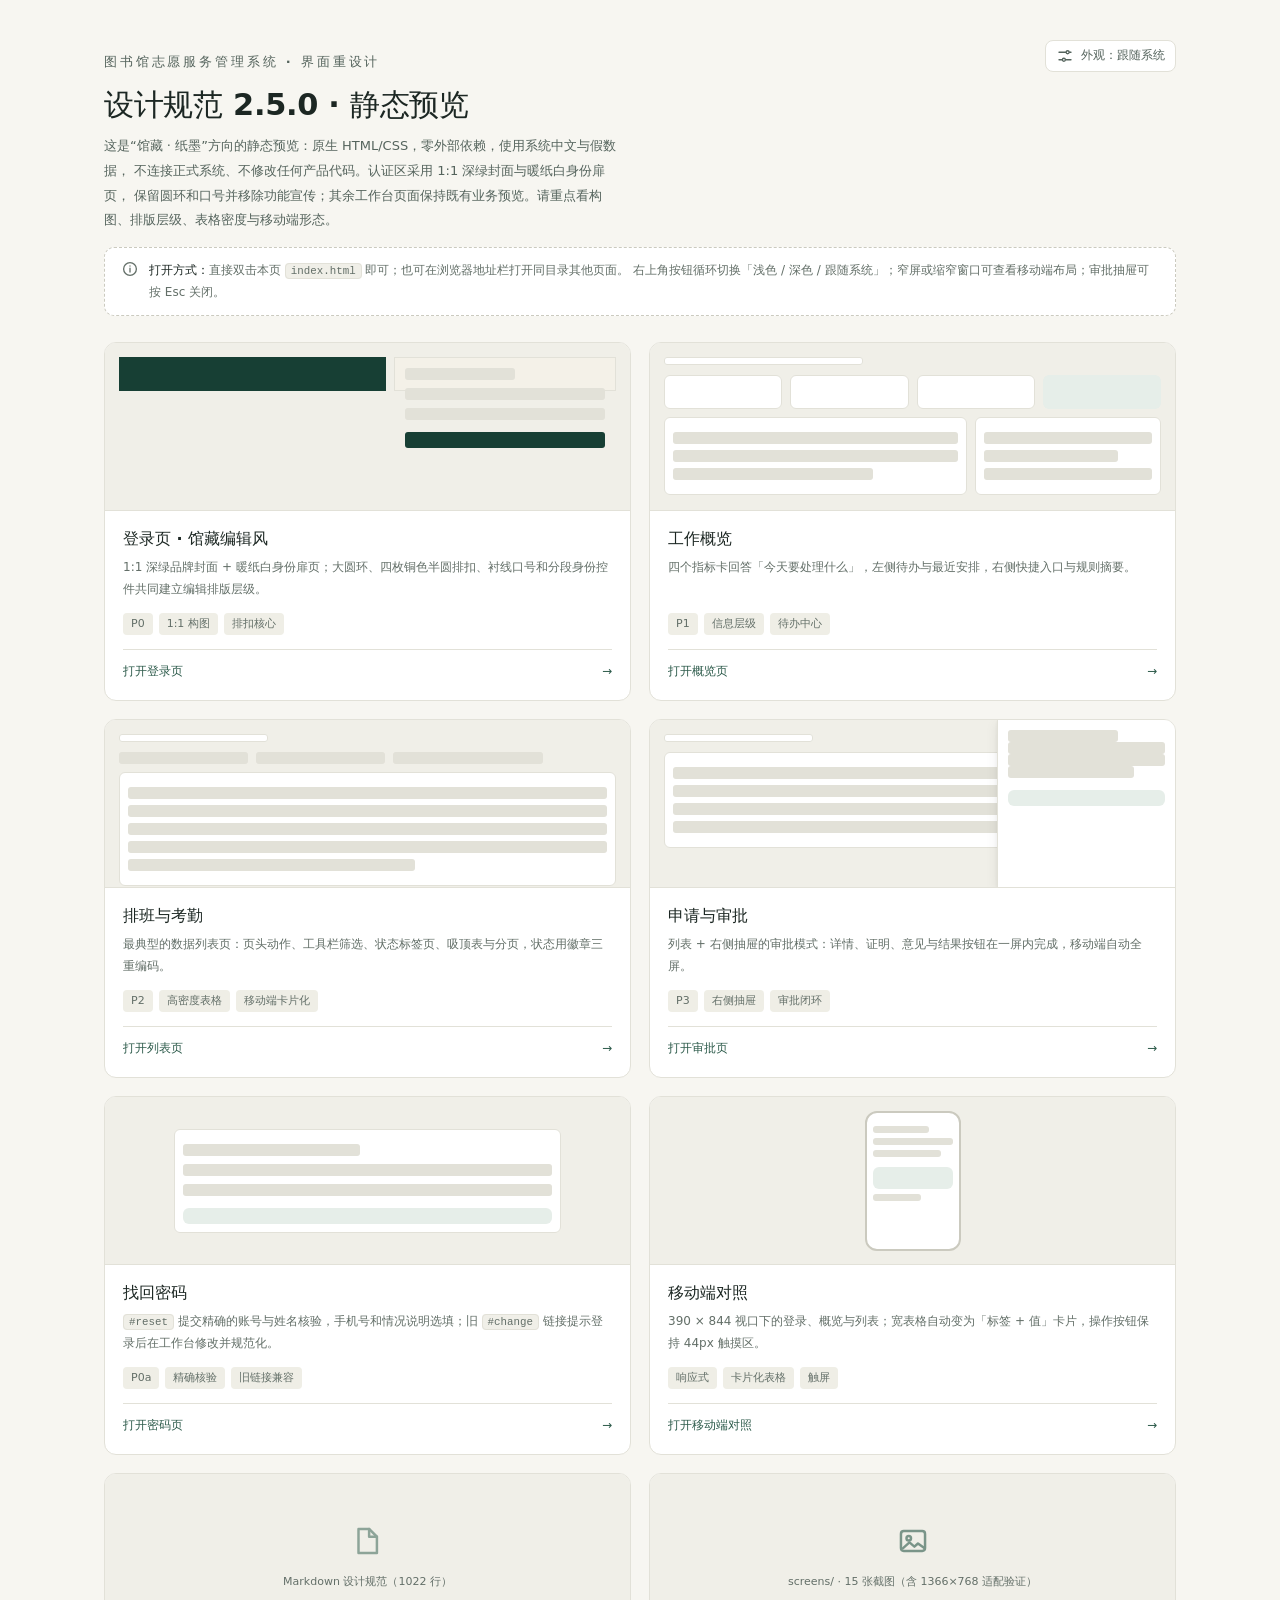
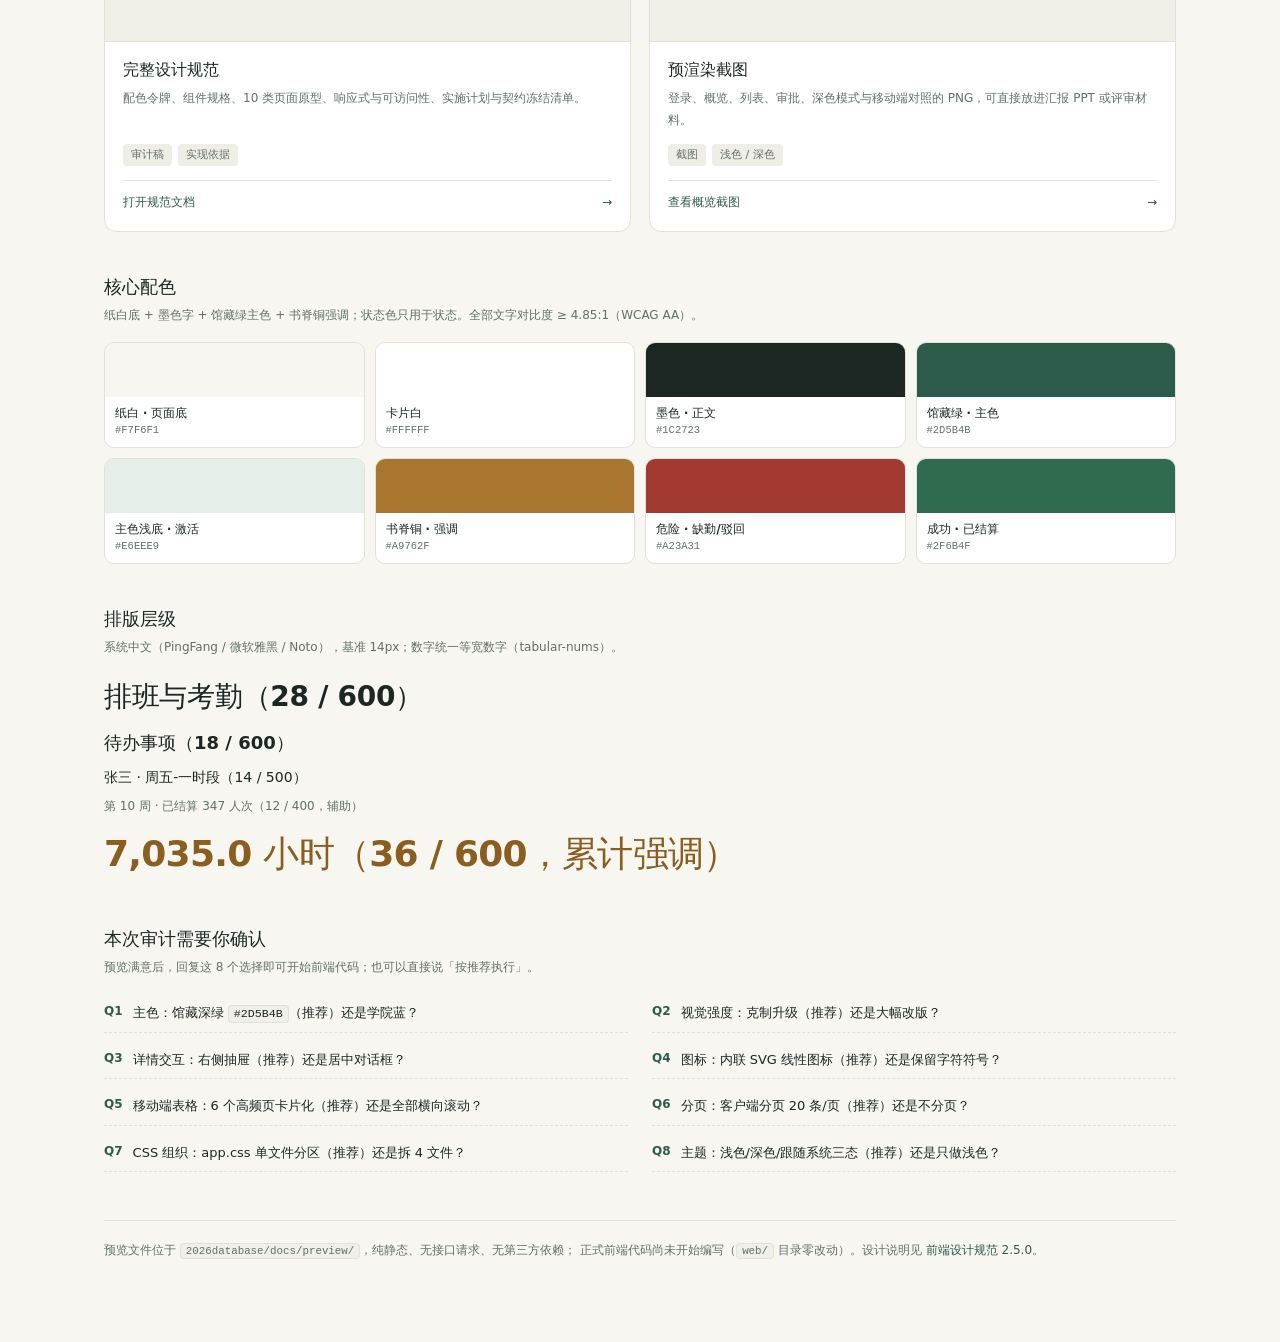
<file: docs/preview/index.html>
<!doctype html>
<html lang="zh-CN" data-theme="light">
<head>
<meta charset="utf-8">
<meta name="viewport" content="width=device-width,initial-scale=1">
<meta name="color-scheme" content="light dark">
<title>前端设计规范 2.5.0 · 静态预览</title>
<link rel="stylesheet" href="preview.css">
<style>
  /* 仅预览目录页使用，不属于产品组件 */
  .gallery {
    max-width: 1120px;
    margin: 0 auto;
    padding: 40px 24px 80px;
  }
  .gallery-head {
    display: flex;
    align-items: flex-start;
    justify-content: space-between;
    gap: 24px;
    margin-bottom: 14px;
  }
  .gallery-head h1 {
    font-size: 1.9rem;
  }
  .gallery-head p {
    margin-top: 10px;
    max-width: 62ch;
    color: var(--text-2);
    font-size: var(--fs-13);
    line-height: 1.9;
  }
  .gallery-head .eyebrow {
    margin-bottom: 10px;
  }
  .gallery-grid {
    display: grid;
    grid-template-columns: repeat(2, minmax(0, 1fr));
    gap: 18px;
    margin: 26px 0 10px;
  }
  .preview-card {
    display: flex;
    flex-direction: column;
    overflow: hidden;
    background: var(--surface);
    border: 1px solid var(--border);
    border-radius: 12px;
    color: var(--text);
    text-decoration: none;
  }
  .preview-card:hover {
    text-decoration: none;
    border-color: var(--border-strong);
    box-shadow: var(--shadow-2);
  }
  .preview-card:hover h3 {
    color: var(--primary);
  }
  .mini {
    position: relative;
    height: 168px;
    padding: 14px;
    background: var(--bg-sunken);
    border-bottom: 1px solid var(--border);
    overflow: hidden;
  }
  .mini-bar {
    height: 8px;
    border-radius: 3px;
    background: var(--surface);
    border: 1px solid var(--border);
    margin-bottom: 10px;
  }
  .mini-row {
    display: flex;
    gap: 8px;
    margin-bottom: 8px;
  }
  .mini-box {
    flex: 1;
    height: 34px;
    border-radius: 6px;
    background: var(--surface);
    border: 1px solid var(--border);
  }
  .mini-box.tint {
    background: var(--primary-soft);
    border-color: transparent;
  }
  .mini-box.line {
    height: 12px;
    border: 0;
    background: var(--border);
    border-radius: 3px;
  }
  .mini-table {
    background: var(--surface);
    border: 1px solid var(--border);
    border-radius: 6px;
    padding: 8px;
  }
  .mini-table .mini-box.line {
    margin: 6px 0;
  }
  .mini-side {
    position: absolute;
    right: 0;
    top: 0;
    bottom: 0;
    width: 34%;
    background: var(--surface);
    border-left: 1px solid var(--border);
    box-shadow: var(--shadow-2);
    padding: 10px;
  }
  .mini-phone {
    position: absolute;
    left: 50%;
    top: 14px;
    transform: translateX(-50%);
    width: 96px;
    height: 140px;
    border: 2px solid var(--border-strong);
    border-radius: 12px;
    background: var(--surface);
    padding: 8px 6px;
  }
  .mini-phone .mini-box.line {
    height: 7px;
    margin: 5px 0;
  }
  .card-body {
    padding: 16px 18px 18px;
  }
  .card-body h3 {
    font-size: var(--fs-16);
    margin-bottom: 6px;
  }
  .card-body p {
    color: var(--text-muted);
    font-size: var(--fs-12);
    line-height: 1.8;
    min-height: 44px;
  }
  .card-tags {
    display: flex;
    flex-wrap: wrap;
    gap: 6px;
    margin-top: 12px;
  }
  .card-tags span {
    padding: 2px 8px;
    border-radius: 4px;
    background: var(--surface-hover);
    color: var(--text-muted);
    font-size: 11px;
  }
  .card-open {
    display: flex;
    align-items: center;
    justify-content: space-between;
    margin-top: 14px;
    padding-top: 12px;
    border-top: 1px solid var(--border);
    color: var(--primary);
    font-size: var(--fs-12);
    font-weight: 500;
  }
  .gallery-section {
    margin-top: 42px;
  }
  .gallery-section > h2 {
    font-size: var(--fs-18);
    margin-bottom: 6px;
  }
  .gallery-section > p {
    color: var(--text-muted);
    font-size: var(--fs-12);
    margin-bottom: 16px;
  }
  .swatches {
    display: grid;
    grid-template-columns: repeat(4, minmax(0, 1fr));
    gap: 10px;
  }
  .swatch {
    border: 1px solid var(--border);
    border-radius: 10px;
    overflow: hidden;
    background: var(--surface);
  }
  .swatch-color {
    height: 54px;
  }
  .swatch-meta {
    padding: 8px 10px;
    font-size: 11px;
    line-height: 1.5;
  }
  .swatch-meta strong {
    display: block;
    font-size: 11.5px;
    font-weight: 600;
  }
  .swatch-meta code {
    border: 0;
    background: none;
    padding: 0;
    color: var(--text-muted);
    font-size: 10.5px;
  }
  .type-sample p {
    margin: 0 0 8px;
  }
  .type-sample .t1 { font-size: 1.75rem; font-weight: 600; letter-spacing: -0.01em; }
  .type-sample .t2 { font-size: 1.125rem; font-weight: 600; }
  .type-sample .t3 { font-size: 0.875rem; font-weight: 500; }
  .type-sample .t4 { font-size: 0.75rem; color: var(--text-muted); }
  .type-sample .t5 { font-size: 2.25rem; font-weight: 600; font-variant-numeric: tabular-nums; letter-spacing: -0.02em; }
  .checklist {
    display: grid;
    grid-template-columns: repeat(2, minmax(0, 1fr));
    gap: 8px 24px;
    margin: 0;
    padding: 0;
    list-style: none;
    font-size: var(--fs-13);
  }
  .checklist li {
    display: flex;
    gap: 10px;
    padding: 8px 0;
    border-bottom: 1px dashed var(--border);
  }
  .checklist b {
    flex: none;
    color: var(--primary);
    font-weight: 600;
    font-size: var(--fs-12);
  }
  .gallery-foot {
    margin-top: 48px;
    padding-top: 18px;
    border-top: 1px solid var(--border);
    color: var(--text-muted);
    font-size: var(--fs-12);
    line-height: 1.9;
  }
  @media (max-width: 860px) {
    .gallery-grid,
    .swatches,
    .checklist {
      grid-template-columns: minmax(0, 1fr);
    }
    .gallery-head {
      flex-direction: column;
    }
  }
</style>
<script>
  try {
    var mode = localStorage.getItem('preview-theme') || 'system';
    var dark = mode === 'dark' ||
      (mode === 'system' && matchMedia('(prefers-color-scheme: dark)').matches);
    document.documentElement.setAttribute('data-theme', dark ? 'dark' : 'light');
  } catch (error) { /* 忽略 */ }
</script>
<script src="preview.js" defer></script>
</head>
<body>
<main class="gallery" id="main">
  <div class="gallery-head">
    <div>
      <p class="eyebrow">图书馆志愿服务管理系统 · 界面重设计</p>
      <h1>设计规范 2.5.0 · 静态预览</h1>
      <p>
        这是“馆藏 · 纸墨”方向的静态预览：原生 HTML/CSS，零外部依赖，使用系统中文与假数据，
        <strong>不连接正式系统、不修改任何产品代码</strong>。认证区采用 1:1 深绿封面与暖纸白身份扉页，
        保留圆环和口号并移除功能宣传；其余工作台页面保持既有业务预览。请重点看构图、排版层级、表格密度与移动端形态。
      </p>
    </div>
    <button class="theme-button" type="button" data-theme-toggle>
      <svg class="i" aria-hidden="true"><use href="#i-moon"></use></svg>
      <span>外观：跟随系统</span>
    </button>
  </div>

  <div class="preview-note">
    <svg class="i" aria-hidden="true"><use href="#i-info"></use></svg>
    <span>
      <strong>打开方式：</strong>直接双击本页 <code>index.html</code> 即可；也可在浏览器地址栏打开同目录其他页面。
      右上角按钮循环切换「浅色 / 深色 / 跟随系统」；窄屏或缩窄窗口可查看移动端布局；审批抽屉可按 Esc 关闭。
    </span>
  </div>

  <div class="gallery-grid">
    <a class="preview-card" href="login.html">
      <div class="mini" aria-hidden="true">
        <div class="mini-row" style="height:100%">
          <div class="mini-box" style="flex:1.33;border:0;border-radius:0;background:#173f34;position:relative"></div>
          <div class="mini-box" style="flex:1;padding:10px;border-radius:0;background:#f4f1e8">
            <div class="mini-box line" style="width:55%"></div>
            <div class="mini-box line" style="width:100%;margin-top:8px"></div>
            <div class="mini-box line" style="width:100%;margin-top:8px"></div>
            <div class="mini-box" style="height:16px;margin-top:12px;border:0;background:#173f34;border-radius:3px"></div>
          </div>
        </div>
      </div>
      <div class="card-body">
        <h3>登录页 · 馆藏编辑风</h3>
        <p>1:1 深绿品牌封面 + 暖纸白身份扉页；大圆环、四枚铜色半圆排扣、衬线口号和分段身份控件共同建立编辑排版层级。</p>
        <div class="card-tags"><span>P0</span><span>1:1 构图</span><span>排扣核心</span></div>
        <div class="card-open"><span>打开登录页</span><span>→</span></div>
      </div>
    </a>

    <a class="preview-card" href="overview.html">
      <div class="mini" aria-hidden="true">
        <div class="mini-bar" style="width:40%"></div>
        <div class="mini-row">
          <div class="mini-box"></div><div class="mini-box"></div>
          <div class="mini-box"></div><div class="mini-box tint"></div>
        </div>
        <div class="mini-row" style="gap:8px">
          <div class="mini-table" style="flex:1.7"><div class="mini-box line"></div><div class="mini-box line"></div><div class="mini-box line" style="width:70%"></div></div>
          <div class="mini-table" style="flex:1"><div class="mini-box line"></div><div class="mini-box line" style="width:80%"></div><div class="mini-box line"></div></div>
        </div>
      </div>
      <div class="card-body">
        <h3>工作概览</h3>
        <p>四个指标卡回答「今天要处理什么」，左侧待办与最近安排，右侧快捷入口与规则摘要。</p>
        <div class="card-tags"><span>P1</span><span>信息层级</span><span>待办中心</span></div>
        <div class="card-open"><span>打开概览页</span><span>→</span></div>
      </div>
    </a>

    <a class="preview-card" href="schedules.html">
      <div class="mini" aria-hidden="true">
        <div class="mini-bar" style="width:30%"></div>
        <div class="mini-row">
          <div class="mini-box line" style="flex:0 0 26%"></div>
          <div class="mini-box line" style="flex:0 0 26%"></div>
          <div class="mini-box line" style="flex:0 0 30%"></div>
        </div>
        <div class="mini-table">
          <div class="mini-box line"></div><div class="mini-box line"></div>
          <div class="mini-box line"></div><div class="mini-box line"></div>
          <div class="mini-box line" style="width:60%"></div>
        </div>
      </div>
      <div class="card-body">
        <h3>排班与考勤</h3>
        <p>最典型的数据列表页：页头动作、工具栏筛选、状态标签页、吸顶表与分页，状态用徽章三重编码。</p>
        <div class="card-tags"><span>P2</span><span>高密度表格</span><span>移动端卡片化</span></div>
        <div class="card-open"><span>打开列表页</span><span>→</span></div>
      </div>
    </a>

    <a class="preview-card" href="applications.html">
      <div class="mini" aria-hidden="true">
        <div class="mini-bar" style="width:30%"></div>
        <div class="mini-table">
          <div class="mini-box line"></div><div class="mini-box line"></div>
          <div class="mini-box line"></div><div class="mini-box line" style="width:70%"></div>
        </div>
        <div class="mini-side">
          <div class="mini-box line" style="width:70%"></div>
          <div class="mini-box line"></div><div class="mini-box line"></div>
          <div class="mini-box line" style="width:80%"></div>
          <div class="mini-box tint" style="height:16px;margin-top:12px;border:0"></div>
        </div>
      </div>
      <div class="card-body">
        <h3>申请与审批</h3>
        <p>列表 + 右侧抽屉的审批模式：详情、证明、意见与结果按钮在一屏内完成，移动端自动全屏。</p>
        <div class="card-tags"><span>P3</span><span>右侧抽屉</span><span>审批闭环</span></div>
        <div class="card-open"><span>打开审批页</span><span>→</span></div>
      </div>
    </a>

    <a class="preview-card" href="password.html#reset">
      <div class="mini" aria-hidden="true" style="display:grid;place-items:center">
        <div class="mini-table" style="width:78%;background:var(--surface)">
          <div class="mini-box line" style="width:48%"></div>
          <div class="mini-box line" style="width:100%;margin-top:8px"></div>
          <div class="mini-box line" style="width:100%;margin-top:8px"></div>
          <div class="mini-box tint" style="height:16px;margin-top:12px;border:0"></div>
        </div>
      </div>
      <div class="card-body">
        <h3>找回密码</h3>
        <p><code>#reset</code> 提交精确的账号与姓名核验，手机号和情况说明选填；旧 <code>#change</code> 链接提示登录后在工作台修改并规范化。</p>
        <div class="card-tags"><span>P0a</span><span>精确核验</span><span>旧链接兼容</span></div>
        <div class="card-open"><span>打开密码页</span><span>→</span></div>
      </div>
    </a>

    <a class="preview-card" href="mobile.html">
      <div class="mini" aria-hidden="true">
        <div class="mini-phone">
          <div class="mini-box line" style="width:70%"></div>
          <div class="mini-box line"></div>
          <div class="mini-box line" style="width:85%"></div>
          <div class="mini-box tint" style="height:22px;margin-top:10px;border:0"></div>
          <div class="mini-box line" style="width:60%"></div>
        </div>
      </div>
      <div class="card-body">
        <h3>移动端对照</h3>
        <p>390 × 844 视口下的登录、概览与列表；宽表格自动变为「标签 + 值」卡片，操作按钮保持 44px 触摸区。</p>
        <div class="card-tags"><span>响应式</span><span>卡片化表格</span><span>触屏</span></div>
        <div class="card-open"><span>打开移动端对照</span><span>→</span></div>
      </div>
    </a>

    <a class="preview-card" href="../前端设计规范_2.5.0.md">
      <div class="mini" aria-hidden="true" style="display:grid;place-items:center">
        <div style="text-align:center;color:var(--text-muted)">
          <svg class="i" aria-hidden="true" style="width:34px;height:34px;color:var(--primary);opacity:.5"><use href="#i-file"></use></svg>
          <p style="font-size:11px;margin-top:8px">Markdown 设计规范（1022 行）</p>
        </div>
      </div>
      <div class="card-body">
        <h3>完整设计规范</h3>
        <p>配色令牌、组件规格、10 类页面原型、响应式与可访问性、实施计划与契约冻结清单。</p>
        <div class="card-tags"><span>审计稿</span><span>实现依据</span></div>
        <div class="card-open"><span>打开规范文档</span><span>→</span></div>
      </div>
    </a>

    <a class="preview-card" href="screens/03-overview-light.png">
      <div class="mini" aria-hidden="true" style="display:grid;place-items:center">
        <div style="text-align:center;color:var(--text-muted)">
          <svg class="i" aria-hidden="true" style="width:34px;height:34px;color:var(--primary);opacity:.6"><use href="#i-image"></use></svg>
          <p style="font-size:11px;margin-top:8px">screens/ · 15 张截图（含 1366×768 适配验证）</p>
        </div>
      </div>
      <div class="card-body">
        <h3>预渲染截图</h3>
        <p>登录、概览、列表、审批、深色模式与移动端对照的 PNG，可直接放进汇报 PPT 或评审材料。</p>
        <div class="card-tags"><span>截图</span><span>浅色 / 深色</span></div>
        <div class="card-open"><span>查看概览截图</span><span>→</span></div>
      </div>
    </a>
  </div>

  <section class="gallery-section">
    <h2>核心配色</h2>
    <p>纸白底 + 墨色字 + 馆藏绿主色 + 书脊铜强调；状态色只用于状态。全部文字对比度 ≥ 4.85:1（WCAG AA）。</p>
    <div class="swatches">
      <div class="swatch"><div class="swatch-color" style="background:#f7f6f1"></div><div class="swatch-meta"><strong>纸白 · 页面底</strong><code>#F7F6F1</code></div></div>
      <div class="swatch"><div class="swatch-color" style="background:#ffffff"></div><div class="swatch-meta"><strong>卡片白</strong><code>#FFFFFF</code></div></div>
      <div class="swatch"><div class="swatch-color" style="background:#1c2723"></div><div class="swatch-meta"><strong>墨色 · 正文</strong><code>#1C2723</code></div></div>
      <div class="swatch"><div class="swatch-color" style="background:#2d5b4b"></div><div class="swatch-meta"><strong>馆藏绿 · 主色</strong><code>#2D5B4B</code></div></div>
      <div class="swatch"><div class="swatch-color" style="background:#e6eee9"></div><div class="swatch-meta"><strong>主色浅底 · 激活</strong><code>#E6EEE9</code></div></div>
      <div class="swatch"><div class="swatch-color" style="background:#a9762f"></div><div class="swatch-meta"><strong>书脊铜 · 强调</strong><code>#A9762F</code></div></div>
      <div class="swatch"><div class="swatch-color" style="background:#a23a31"></div><div class="swatch-meta"><strong>危险 · 缺勤/驳回</strong><code>#A23A31</code></div></div>
      <div class="swatch"><div class="swatch-color" style="background:#2f6b4f"></div><div class="swatch-meta"><strong>成功 · 已结算</strong><code>#2F6B4F</code></div></div>
    </div>
  </section>

  <section class="gallery-section">
    <h2>排版层级</h2>
    <p>系统中文（PingFang / 微软雅黑 / Noto），基准 14px；数字统一等宽数字（tabular-nums）。</p>
    <div class="type-sample">
      <p class="t1">排班与考勤（28 / 600）</p>
      <p class="t2">待办事项（18 / 600）</p>
      <p class="t3">张三 · 周五-一时段（14 / 500）</p>
      <p class="t4">第 10 周 · 已结算 347 人次（12 / 400，辅助）</p>
      <p class="t5" style="color:var(--accent-text)">7,035.0 小时（36 / 600，累计强调）</p>
    </div>
  </section>

  <section class="gallery-section">
    <h2>本次审计需要你确认</h2>
    <p>预览满意后，回复这 8 个选择即可开始前端代码；也可以直接说「按推荐执行」。</p>
    <ul class="checklist">
      <li><b>Q1</b><span>主色：馆藏深绿 <code>#2D5B4B</code>（推荐）还是学院蓝？</span></li>
      <li><b>Q2</b><span>视觉强度：克制升级（推荐）还是大幅改版？</span></li>
      <li><b>Q3</b><span>详情交互：右侧抽屉（推荐）还是居中对话框？</span></li>
      <li><b>Q4</b><span>图标：内联 SVG 线性图标（推荐）还是保留字符符号？</span></li>
      <li><b>Q5</b><span>移动端表格：6 个高频页卡片化（推荐）还是全部横向滚动？</span></li>
      <li><b>Q6</b><span>分页：客户端分页 20 条/页（推荐）还是不分页？</span></li>
      <li><b>Q7</b><span>CSS 组织：app.css 单文件分区（推荐）还是拆 4 文件？</span></li>
      <li><b>Q8</b><span>主题：浅色/深色/跟随系统三态（推荐）还是只做浅色？</span></li>
    </ul>
  </section>

  <p class="gallery-foot">
    预览文件位于 <code>2026database/docs/preview/</code>，纯静态、无接口请求、无第三方依赖；
    正式前端代码尚未开始编写（<code>web/</code> 目录零改动）。设计说明见
    <a href="../前端设计规范_2.5.0.md">前端设计规范 2.5.0</a>。
  </p>
</main>
</body>
</html>
</file>
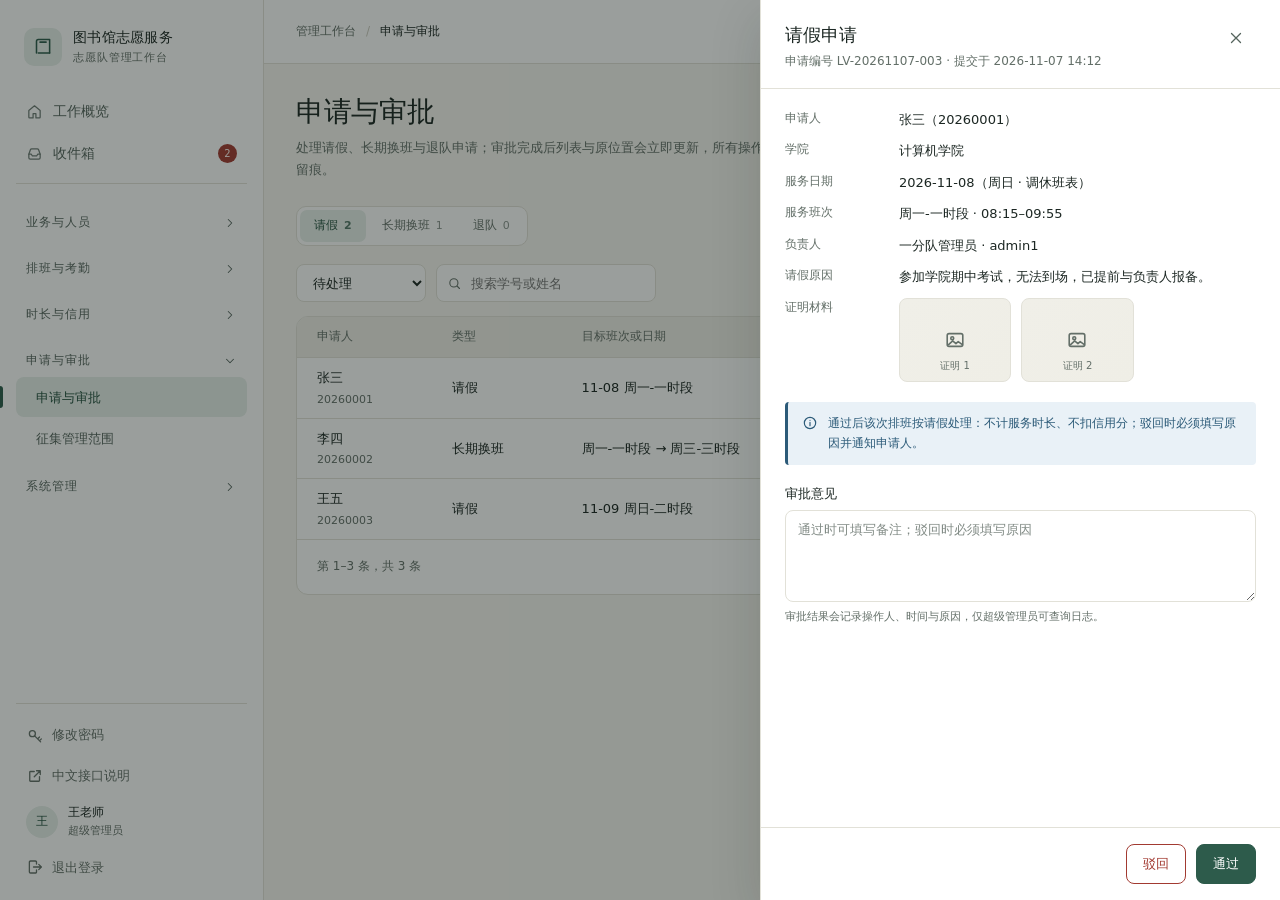
<file: docs/preview/applications.html>
<!doctype html>
<html lang="zh-CN" data-theme="light">
<head>
<meta charset="utf-8">
<meta name="viewport" content="width=device-width,initial-scale=1">
<meta name="color-scheme" content="light dark">
<title>设计预览 · 申请与审批 · 图书馆志愿服务</title>
<link rel="stylesheet" href="preview.css">
<script>
  try {
    var mode = localStorage.getItem('preview-theme') || 'system';
    var dark = mode === 'dark' ||
      (mode === 'system' && matchMedia('(prefers-color-scheme: dark)').matches);
    document.documentElement.setAttribute('data-theme', dark ? 'dark' : 'light');
  } catch (error) { /* 忽略 */ }
</script>
<script src="preview.js" defer></script>
</head>
<body style="overflow:hidden">
<a class="skip-link" href="#main">跳转到主要内容</a>

<div class="workspace">
  <!-- 侧栏 -->
  <aside class="sidebar" aria-label="主导航">
    <a class="brand" href="index.html">
      <span class="brand-mark"><svg class="i" aria-hidden="true"><use href="#i-book"></use></svg></span>
      <span><strong>图书馆志愿服务</strong><small>志愿队管理工作台</small></span>
    </a>

    <nav class="nav" aria-label="工作台页面">
      <div class="nav-pinned">
        <a class="nav-link" href="overview.html">
          <svg class="i" aria-hidden="true"><use href="#i-home"></use></svg>工作概览
        </a>
        <a class="nav-link" href="#">
          <svg class="i" aria-hidden="true"><use href="#i-inbox"></use></svg>收件箱
          <span class="nav-badge">2</span>
        </a>
      </div>

      <div class="nav-group">
        <button class="nav-group-toggle" type="button" data-nav-toggle
                aria-expanded="false" aria-controls="nav-people">
          业务与人员
          <svg class="i" aria-hidden="true"><use href="#i-chevron-down"></use></svg>
        </button>
        <div class="nav-children" id="nav-people" hidden>
          <a class="nav-link" href="#">分队与美育负责人</a>
          <a class="nav-link" href="#">负责人工作台</a>
          <a class="nav-link" href="#">业务管理</a>
          <a class="nav-link" href="#">小组与成员</a>
          <a class="nav-link" href="#">基础资料</a>
          <a class="nav-link" href="#">本时段队员</a>
          <a class="nav-link" href="#">服务班次</a>
        </div>
      </div>

      <div class="nav-group">
        <button class="nav-group-toggle" type="button" data-nav-toggle
                aria-expanded="false" aria-controls="nav-work">
          排班与考勤
          <svg class="i" aria-hidden="true"><use href="#i-chevron-down"></use></svg>
        </button>
        <div class="nav-children" id="nav-work" hidden>
          <a class="nav-link" href="schedules.html">排班与考勤</a>
          <a class="nav-link" href="#">学期与日历</a>
        </div>
      </div>

      <div class="nav-group">
        <button class="nav-group-toggle" type="button" data-nav-toggle
                aria-expanded="false" aria-controls="nav-hours">
          时长与信用
          <svg class="i" aria-hidden="true"><use href="#i-chevron-down"></use></svg>
        </button>
        <div class="nav-children" id="nav-hours" hidden>
          <a class="nav-link" href="#">时长征集</a>
          <a class="nav-link" href="#">服务时长</a>
          <a class="nav-link" href="#">专项导入</a>
          <a class="nav-link" href="#">信用管理</a>
        </div>
      </div>

      <div class="nav-group">
        <button class="nav-group-toggle" type="button" data-nav-toggle
                aria-expanded="true" aria-controls="nav-approvals">
          申请与审批
          <svg class="i" aria-hidden="true"><use href="#i-chevron-down"></use></svg>
        </button>
        <div class="nav-children" id="nav-approvals">
          <a class="nav-link active" href="applications.html" aria-current="page">申请与审批</a>
          <a class="nav-link" href="#">征集管理范围</a>
        </div>
      </div>

      <div class="nav-group">
        <button class="nav-group-toggle" type="button" data-nav-toggle
                aria-expanded="false" aria-controls="nav-system">
          系统管理
          <svg class="i" aria-hidden="true"><use href="#i-chevron-down"></use></svg>
        </button>
        <div class="nav-children" id="nav-system" hidden>
          <a class="nav-link" href="#">操作日志</a>
        </div>
      </div>
    </nav>

    <div class="sidebar-bottom">
      <a class="docs-link" href="password.html#change">
        <svg class="i" aria-hidden="true"><use href="#i-key"></use></svg>修改密码
      </a>
      <a class="docs-link" href="#">
        <svg class="i" aria-hidden="true"><use href="#i-external"></use></svg>中文接口说明
      </a>
      <div class="profile">
        <span class="avatar" aria-hidden="true">王</span>
        <span><strong>王老师</strong><small>超级管理员</small></span>
      </div>
      <button class="logout" type="button">
        <svg class="i" aria-hidden="true"><use href="#i-logout"></use></svg>退出登录
      </button>
    </div>
  </aside>

  <div class="sidebar-backdrop" data-menu-backdrop data-menu-close hidden></div>

  <!-- 主体 -->
  <div class="workspace-body">
    <header class="topbar">
      <div class="topbar-left">
        <button class="icon-button mobile-menu" type="button" data-menu-toggle aria-label="打开导航菜单">
          <svg class="i" aria-hidden="true"><use href="#i-menu"></use></svg>
        </button>
        <div class="breadcrumb">
          <span class="crumb-parent">管理工作台</span><span class="sep">/</span><strong>申请与审批</strong>
        </div>
      </div>
      <div class="topbar-right">
        <span class="connection">服务连接正常</span>
        <button class="theme-button" type="button" data-theme-toggle>
          <svg class="i" aria-hidden="true"><use href="#i-moon"></use></svg>
          <span>外观：跟随系统</span>
        </button>
      </div>
    </header>

    <main class="main-content list-page" id="main">
      <div class="page-heading">
        <div>
          <h1>申请与审批</h1>
          <p>处理请假、长期换班与退队申请；审批完成后列表与原位置会立即更新，所有操作都会留痕。</p>
        </div>
        <div class="page-actions">
          <button class="btn" type="button">
            <svg class="i" aria-hidden="true"><use href="#i-refresh"></use></svg>刷新
          </button>
        </div>
      </div>

      <!-- 类型标签页 -->
      <div class="tabs" role="tablist" aria-label="申请类型">
        <button class="tab" type="button" role="tab" aria-selected="true" data-tab="leave">请假 <span class="count">2</span></button>
        <button class="tab" type="button" role="tab" aria-selected="false" data-tab="transfer">长期换班 <span class="count">1</span></button>
        <button class="tab" type="button" role="tab" aria-selected="false" data-tab="withdrawal">退队 <span class="count">0</span></button>
      </div>

      <!-- 工具栏 -->
      <div class="toolbar">
        <div class="toolbar-left">
          <select class="control" aria-label="审批状态" style="width:auto;min-width:130px">
            <option>待处理</option>
            <option>已通过</option>
            <option>已驳回</option>
            <option>全部</option>
          </select>
          <div class="search-wrap">
            <svg class="i" aria-hidden="true"><use href="#i-search"></use></svg>
            <input type="search" placeholder="搜索学号或姓名" aria-label="搜索学号或姓名">
          </div>
        </div>
        <div class="toolbar-right">
          <span class="result-count">共 3 条</span>
        </div>
      </div>

      <!-- 列表 -->
      <section class="panel" aria-label="申请列表">
        <div class="panel-content flush">
          <div class="table-wrap">
            <table class="table-cards">
              <thead>
                <tr>
                  <th scope="col">申请人</th>
                  <th scope="col">类型</th>
                  <th scope="col">目标班次或日期</th>
                  <th scope="col">提交时间</th>
                  <th scope="col">状态</th>
                  <th scope="col" style="text-align:right">操作</th>
                </tr>
              </thead>
              <tbody>
                <tr>
                  <td data-label="申请人">张三<span class="sub">20260001</span></td>
                  <td data-label="类型">请假</td>
                  <td data-label="目标">11-08 周一-一时段</td>
                  <td data-label="提交时间">11-07 14:12</td>
                  <td data-label="状态"><span class="badge pending">待处理</span></td>
                  <td data-label="操作">
                    <div class="row-actions">
                      <button class="text-button" type="button" data-drawer-open>审批</button>
                    </div>
                  </td>
                </tr>
                <tr>
                  <td data-label="申请人">李四<span class="sub">20260002</span></td>
                  <td data-label="类型">长期换班</td>
                  <td data-label="目标">周一-一时段 → 周三-三时段</td>
                  <td data-label="提交时间">11-07 13:40</td>
                  <td data-label="状态"><span class="badge warning">待终审</span></td>
                  <td data-label="操作">
                    <div class="row-actions">
                      <button class="text-button" type="button" data-drawer-open>审批</button>
                    </div>
                  </td>
                </tr>
                <tr>
                  <td data-label="申请人">王五<span class="sub">20260003</span></td>
                  <td data-label="类型">请假</td>
                  <td data-label="目标">11-09 周日-二时段</td>
                  <td data-label="提交时间">11-07 09:05</td>
                  <td data-label="状态"><span class="badge pending">待处理</span></td>
                  <td data-label="操作">
                    <div class="row-actions">
                      <button class="text-button" type="button" data-drawer-open>审批</button>
                    </div>
                  </td>
                </tr>
              </tbody>
            </table>
          </div>
          <div class="pagination">
            <span>第 1–3 条，共 3 条</span>
            <div class="pages">
              <button class="page-btn" type="button" aria-current="page">1</button>
            </div>
          </div>
        </div>
      </section>
    </main>
  </div>
</div>

<!-- 审批抽屉（默认展开，便于审计；右上角关闭或 Esc 关闭后可再点「审批」打开） -->
<div class="drawer-backdrop" data-drawer-backdrop data-drawer-close></div>

<aside class="drawer" data-drawer aria-label="审批详情">
  <div class="drawer-header">
    <div>
      <h2>请假申请</h2>
      <p>申请编号 LV-20261107-003 · 提交于 2026-11-07 14:12</p>
    </div>
    <button class="icon-button" type="button" data-drawer-close aria-label="关闭审批详情">
      <svg class="i" aria-hidden="true"><use href="#i-x"></use></svg>
    </button>
  </div>

  <div class="drawer-body">
    <dl class="detail-list">
      <dt>申请人</dt><dd>张三（20260001）</dd>
      <dt>学院</dt><dd>计算机学院</dd>
      <dt>服务日期</dt><dd>2026-11-08（周日 · 调休班表）</dd>
      <dt>服务班次</dt><dd>周一-一时段 · 08:15–09:55</dd>
      <dt>负责人</dt><dd>一分队管理员 · admin1</dd>
      <dt>请假原因</dt><dd>参加学院期中考试，无法到场，已提前与负责人报备。</dd>
      <dt>证明材料</dt>
      <dd>
        <div class="attachment">
          <div class="thumb"><svg class="i" aria-hidden="true"><use href="#i-image"></use></svg><span>证明 1</span></div>
          <div class="thumb"><svg class="i" aria-hidden="true"><use href="#i-image"></use></svg><span>证明 2</span></div>
        </div>
      </dd>
    </dl>

    <div class="notice" style="margin-top:20px">
      <svg class="i" aria-hidden="true"><use href="#i-info"></use></svg>
      <span>通过后该次排班按请假处理：不计服务时长、不扣信用分；驳回时必须填写原因并通知申请人。</span>
    </div>

    <div class="field" style="margin-top:18px">
      <label for="approve-note">审批意见</label>
      <textarea id="approve-note" placeholder="通过时可填写备注；驳回时必须填写原因"></textarea>
      <span class="help">审批结果会记录操作人、时间与原因，仅超级管理员可查询日志。</span>
    </div>
  </div>

  <div class="drawer-footer">
    <button class="btn danger" type="button" data-drawer-close>驳回</button>
    <button class="btn primary" type="button" data-drawer-close>通过</button>
  </div>
</aside>
</body>
</html>
</file>
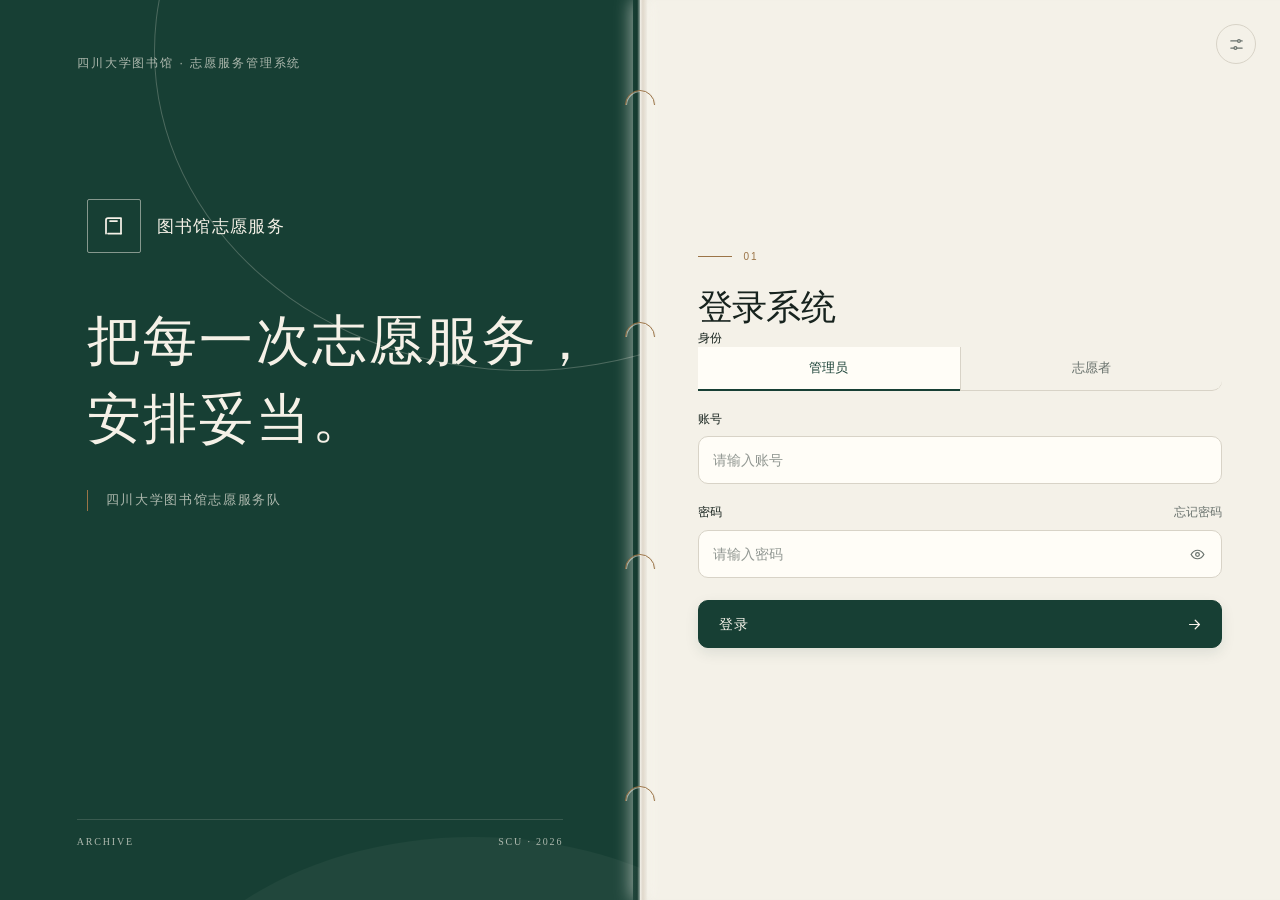
<file: docs/preview/login.html>
<!doctype html>
<html lang="zh-CN" data-theme="light">
<head>
<meta charset="utf-8">
<meta name="viewport" content="width=device-width,initial-scale=1">
<meta name="color-scheme" content="light dark">
<title>设计预览 · 登录系统 · 图书馆志愿服务</title>
<link rel="stylesheet" href="preview.css">
<script>
  try {
    var mode = localStorage.getItem('preview-theme') || 'system';
    var dark = mode === 'dark' ||
      (mode === 'system' && matchMedia('(prefers-color-scheme: dark)').matches);
    document.documentElement.setAttribute('data-theme', dark ? 'dark' : 'light');
  } catch (error) { /* 忽略 */ }
</script>
<script src="preview.js" defer></script>
</head>
<body>
<a class="skip-link" href="#login-form">跳到登录表单</a>

<main class="auth-page auth-page--editorial">
  <section class="auth-hero" aria-label="品牌封面">
    <p class="auth-hero-top">四川大学图书馆 · 志愿服务管理系统</p>

    <div class="auth-hero-main">
      <div class="auth-brand">
        <span class="auth-brand-tile"><svg class="i" aria-hidden="true"><use href="#i-book"></use></svg></span>
        <span>
          <strong>图书馆志愿服务</strong>
        </span>
      </div>

      <h1 class="auth-headline"><span class="auth-headline-line">把每一次志愿服务，</span><br><span class="auth-headline-line">安排妥当。</span></h1>
      <p class="auth-hero-signature">四川大学图书馆志愿服务队</p>
    </div>

    <p class="auth-cover-index"><span>ARCHIVE</span><span>SCU · 2026</span></p>
  </section>

  <div class="auth-binding" aria-hidden="true">
    <span></span><span></span><span></span><span></span>
  </div>

  <section class="auth-panel" aria-label="登录区域">
    <button class="theme-button auth-theme" type="button" data-theme-toggle title="切换外观" aria-label="切换外观">
      <svg class="i" aria-hidden="true"><use href="#i-moon"></use></svg>
      <span class="sr-only">外观：跟随系统</span>
    </button>

    <div class="auth-card">
      <div class="auth-chapter" aria-hidden="true"><span></span><small>01</small></div>
      <h2>登录系统</h2>
      <form class="auth-form" id="login-form" novalidate>
        <fieldset class="auth-field auth-identity">
          <legend>身份</legend>
          <div class="auth-segment">
            <label><input name="kind" type="radio" value="admin" checked><span>管理员</span></label>
            <label><input name="kind" type="radio" value="student"><span>志愿者</span></label>
          </div>
        </fieldset>

        <div class="auth-field">
          <label for="login-account">账号</label>
          <div class="auth-control">
            <input id="login-account" name="account" type="text" autocomplete="username"
                   placeholder="请输入账号" maxlength="64">
          </div>
        </div>

        <div class="auth-field">
          <div class="auth-label-row">
            <label for="login-password">密码</label>
            <a class="auth-link" href="password.html#reset">忘记密码</a>
          </div>
          <div class="auth-control">
            <input id="login-password" name="password" type="password"
                   autocomplete="current-password" placeholder="请输入密码" maxlength="128">
            <span class="trail">
              <button class="auth-reveal" type="button" data-reveal="login-password" aria-label="显示密码">
                <svg class="i" aria-hidden="true"><use href="#i-eye"></use></svg><span class="sr-only">显示密码</span>
              </button>
            </span>
          </div>
        </div>

        <p class="auth-error" id="login-error" role="alert" hidden></p>
        <button class="auth-submit" type="submit">
          <span>登录</span>
          <svg class="i" aria-hidden="true"><use href="#i-arrow-right"></use></svg>
        </button>
      </form>

    </div>
  </section>
</main>
</body>
</html>
</file>
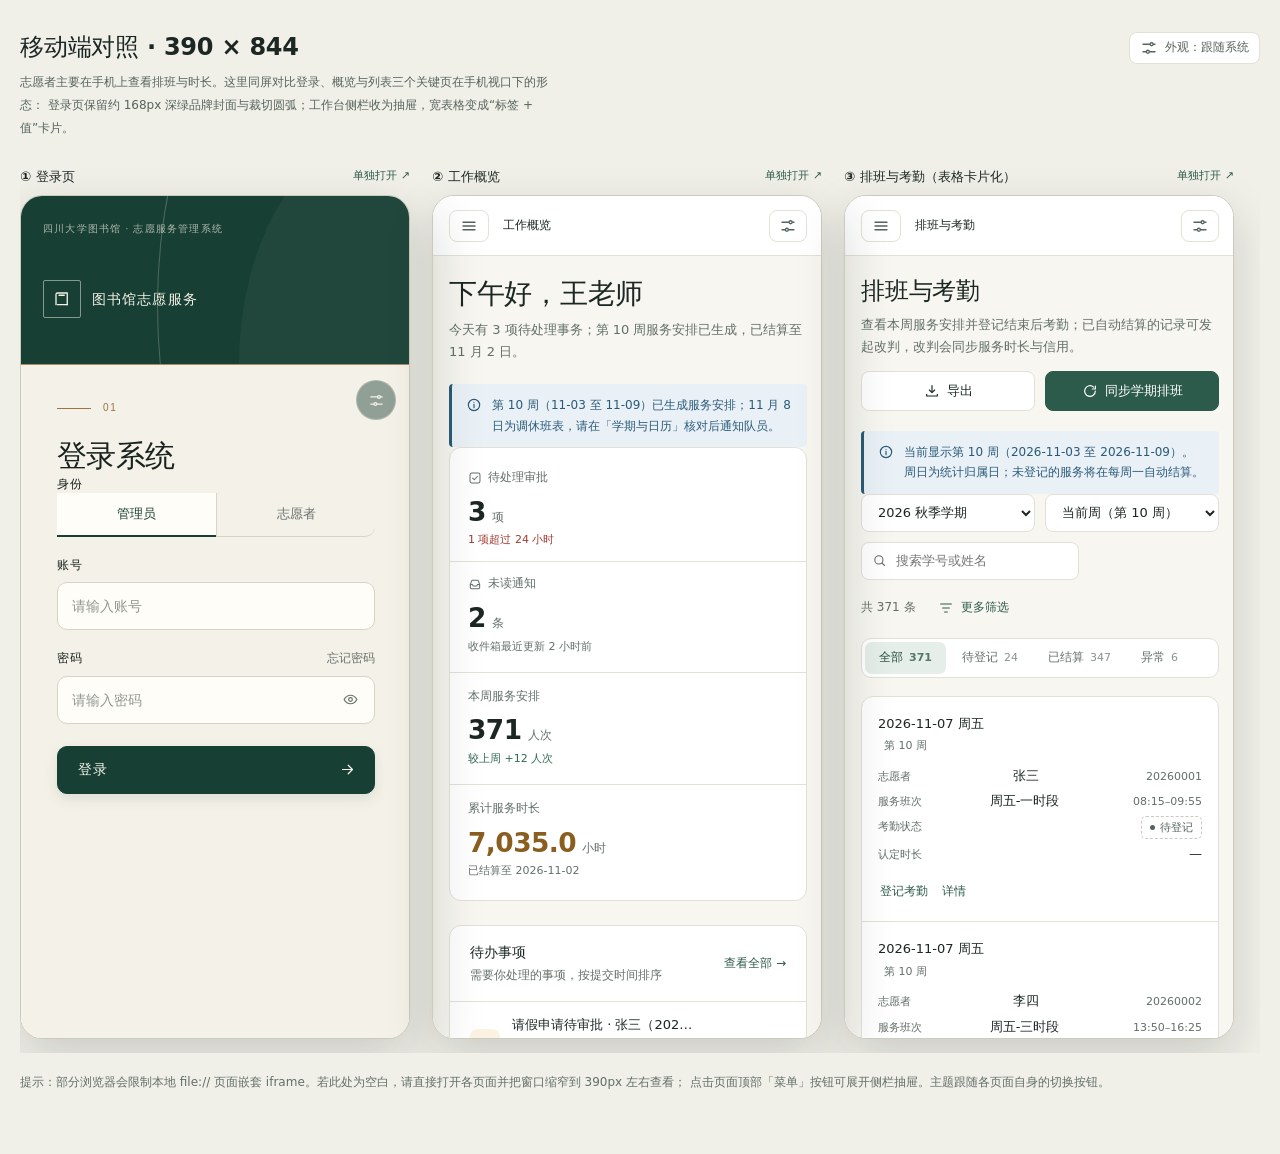
<file: docs/preview/mobile.html>
<!doctype html>
<html lang="zh-CN" data-theme="light">
<head>
<meta charset="utf-8">
<meta name="viewport" content="width=device-width,initial-scale=1">
<meta name="color-scheme" content="light dark">
<title>设计预览 · 移动端对照 · 图书馆志愿服务</title>
<link rel="stylesheet" href="preview.css">
<style>
  /* 仅预览目录页使用，不属于产品组件 */
  .phone-board {
    min-height: 100dvh;
    padding: 32px 20px 60px;
    background: var(--bg-sunken);
  }
  .board-head {
    max-width: 1360px;
    margin: 0 auto 26px;
    display: flex;
    align-items: flex-start;
    justify-content: space-between;
    gap: 20px;
  }
  .board-head h1 {
    font-size: 1.5rem;
  }
  .board-head p {
    margin-top: 8px;
    max-width: 70ch;
    color: var(--text-2);
    font-size: var(--fs-12);
    line-height: 1.9;
  }
  .phones {
    max-width: 1360px;
    margin: 0 auto;
    display: flex;
    gap: 22px;
    align-items: flex-start;
    overflow-x: auto;
    padding-bottom: 14px;
  }
  .phone {
    flex: none;
    width: 390px;
  }
  .phone-label {
    display: flex;
    align-items: center;
    justify-content: space-between;
    margin-bottom: 8px;
    font-size: var(--fs-12);
    color: var(--text-muted);
  }
  .phone-label strong {
    color: var(--text);
    font-size: var(--fs-13);
    font-weight: 600;
  }
  .phone-label a {
    font-size: var(--fs-11);
  }
  .phone-frame {
    width: 390px;
    height: 844px;
    border: 1px solid var(--border-strong);
    border-radius: 22px;
    background: var(--surface);
    box-shadow: var(--shadow-3);
    overflow: hidden;
  }
  .phone-frame iframe {
    width: 390px;
    height: 844px;
    border: 0;
    display: block;
  }
  .board-note {
    max-width: 1360px;
    margin: 18px auto 0;
    font-size: var(--fs-12);
    color: var(--text-muted);
    line-height: 1.9;
  }
  @media (max-width: 900px) {
    .phones {
      flex-direction: column;
      align-items: center;
      overflow-x: visible;
    }
    .board-head {
      flex-direction: column;
    }
  }
</style>
<script>
  try {
    var mode = localStorage.getItem('preview-theme') || 'system';
    var dark = mode === 'dark' ||
      (mode === 'system' && matchMedia('(prefers-color-scheme: dark)').matches);
    document.documentElement.setAttribute('data-theme', dark ? 'dark' : 'light');
  } catch (error) { /* 忽略 */ }
</script>
<script src="preview.js" defer></script>
</head>
<body>
<main class="phone-board" id="main">
  <div class="board-head">
    <div>
      <h1>移动端对照 · 390 × 844</h1>
      <p>
        志愿者主要在手机上查看排班与时长。这里同屏对比登录、概览与列表三个关键页在手机视口下的形态：
        登录页保留约 168px 深绿品牌封面与裁切圆弧；工作台侧栏收为抽屉，宽表格变成“标签 + 值”卡片。
      </p>
    </div>
    <button class="theme-button" type="button" data-theme-toggle>
      <svg class="i" aria-hidden="true"><use href="#i-moon"></use></svg>
      <span>外观：跟随系统</span>
    </button>
  </div>

  <div class="phones">
    <div class="phone">
      <div class="phone-label">
        <strong>① 登录页</strong>
        <a href="login.html" target="_blank" rel="noopener">单独打开 ↗</a>
      </div>
      <div class="phone-frame">
        <iframe src="login.html" title="登录页移动端预览" loading="lazy"></iframe>
      </div>
    </div>

    <div class="phone">
      <div class="phone-label">
        <strong>② 工作概览</strong>
        <a href="overview.html" target="_blank" rel="noopener">单独打开 ↗</a>
      </div>
      <div class="phone-frame">
        <iframe src="overview.html" title="工作概览移动端预览" loading="lazy"></iframe>
      </div>
    </div>

    <div class="phone">
      <div class="phone-label">
        <strong>③ 排班与考勤（表格卡片化）</strong>
        <a href="schedules.html" target="_blank" rel="noopener">单独打开 ↗</a>
      </div>
      <div class="phone-frame">
        <iframe src="schedules.html" title="排班与考勤移动端预览" loading="lazy"></iframe>
      </div>
    </div>
  </div>

  <p class="board-note">
    提示：部分浏览器会限制本地 file:// 页面嵌套 iframe。若此处为空白，请直接打开各页面并把窗口缩窄到 390px 左右查看；
    点击页面顶部「菜单」按钮可展开侧栏抽屉。主题跟随各页面自身的切换按钮。
  </p>
</main>
</body>
</html>
</file>
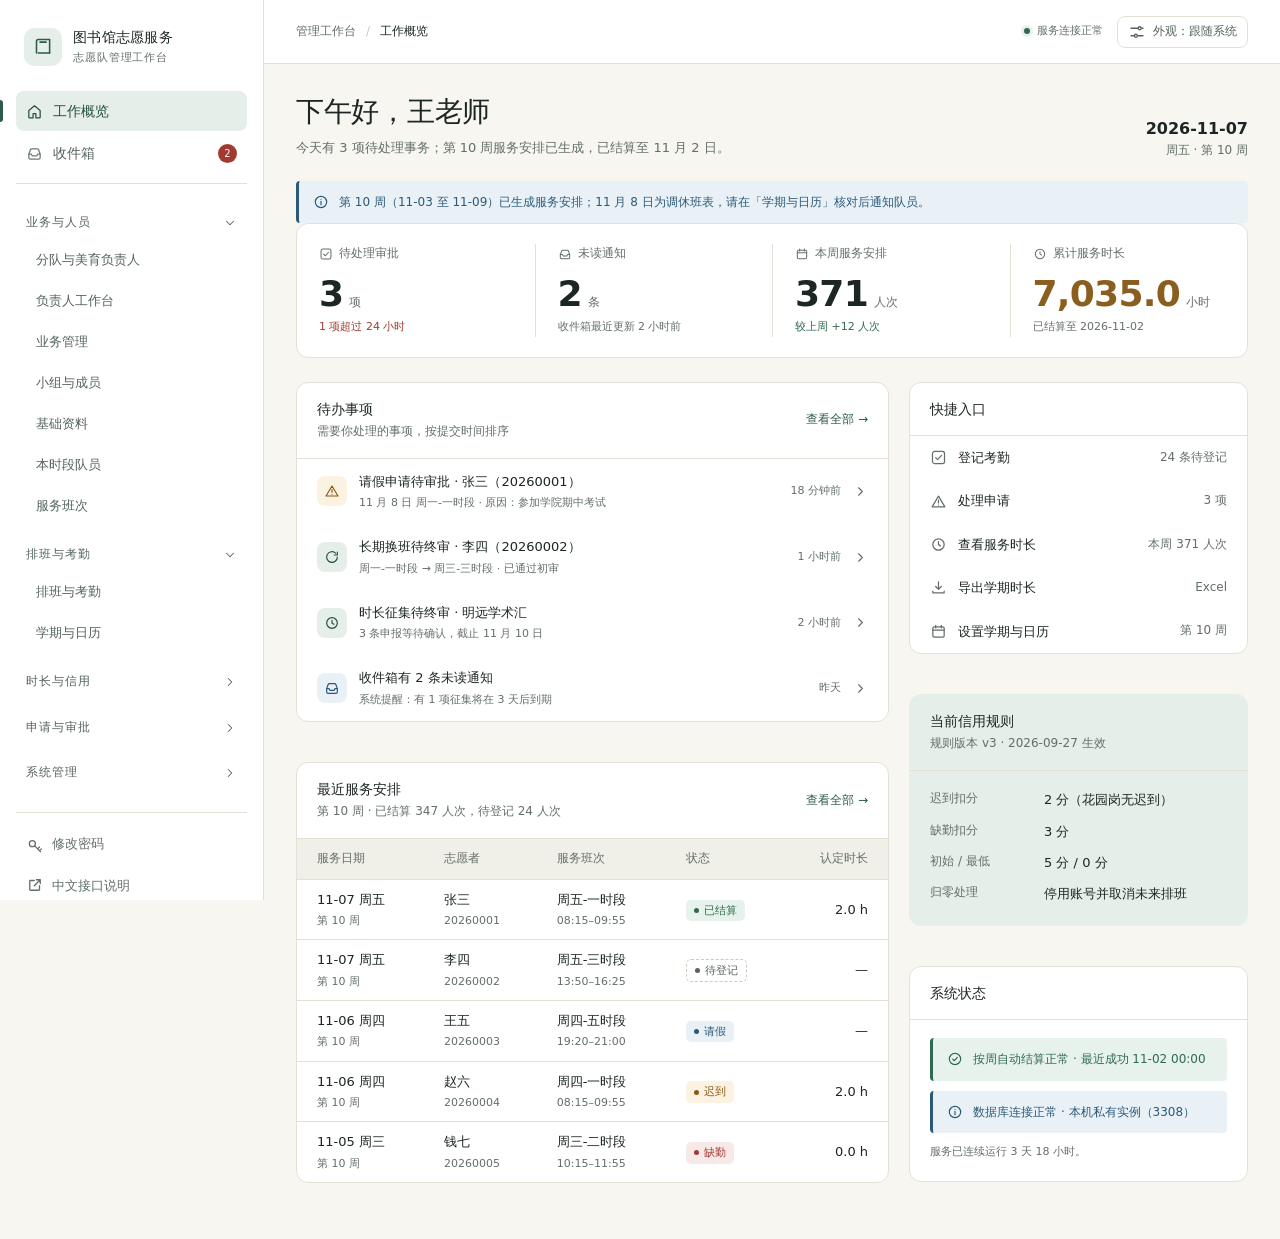
<file: docs/preview/overview.html>
<!doctype html>
<html lang="zh-CN" data-theme="light">
<head>
<meta charset="utf-8">
<meta name="viewport" content="width=device-width,initial-scale=1">
<meta name="color-scheme" content="light dark">
<title>设计预览 · 工作概览 · 图书馆志愿服务</title>
<link rel="stylesheet" href="preview.css">
<script>
  try {
    var mode = localStorage.getItem('preview-theme') || 'system';
    var dark = mode === 'dark' ||
      (mode === 'system' && matchMedia('(prefers-color-scheme: dark)').matches);
    document.documentElement.setAttribute('data-theme', dark ? 'dark' : 'light');
  } catch (error) { /* 忽略 */ }
</script>
<script src="preview.js" defer></script>
</head>
<body>
<a class="skip-link" href="#main">跳转到主要内容</a>

<div class="workspace">
  <!-- 侧栏 -->
  <aside class="sidebar" aria-label="主导航">
    <a class="brand" href="index.html">
      <span class="brand-mark"><svg class="i" aria-hidden="true"><use href="#i-book"></use></svg></span>
      <span><strong>图书馆志愿服务</strong><small>志愿队管理工作台</small></span>
    </a>

    <nav class="nav" aria-label="工作台页面">
      <div class="nav-pinned">
        <a class="nav-link active" href="overview.html" aria-current="page">
          <svg class="i" aria-hidden="true"><use href="#i-home"></use></svg>工作概览
        </a>
        <a class="nav-link" href="#">
          <svg class="i" aria-hidden="true"><use href="#i-inbox"></use></svg>收件箱
          <span class="nav-badge">2</span>
        </a>
      </div>

      <div class="nav-group">
        <button class="nav-group-toggle" type="button" data-nav-toggle
                aria-expanded="true" aria-controls="nav-people">
          业务与人员
          <svg class="i" aria-hidden="true"><use href="#i-chevron-down"></use></svg>
        </button>
        <div class="nav-children" id="nav-people">
          <a class="nav-link" href="#">分队与美育负责人</a>
          <a class="nav-link" href="#">负责人工作台</a>
          <a class="nav-link" href="#">业务管理</a>
          <a class="nav-link" href="#">小组与成员</a>
          <a class="nav-link" href="#">基础资料</a>
          <a class="nav-link" href="#">本时段队员</a>
          <a class="nav-link" href="#">服务班次</a>
        </div>
      </div>

      <div class="nav-group">
        <button class="nav-group-toggle" type="button" data-nav-toggle
                aria-expanded="true" aria-controls="nav-work">
          排班与考勤
          <svg class="i" aria-hidden="true"><use href="#i-chevron-down"></use></svg>
        </button>
        <div class="nav-children" id="nav-work">
          <a class="nav-link" href="schedules.html">排班与考勤</a>
          <a class="nav-link" href="#">学期与日历</a>
        </div>
      </div>

      <div class="nav-group">
        <button class="nav-group-toggle" type="button" data-nav-toggle
                aria-expanded="false" aria-controls="nav-hours">
          时长与信用
          <svg class="i" aria-hidden="true"><use href="#i-chevron-down"></use></svg>
        </button>
        <div class="nav-children" id="nav-hours" hidden>
          <a class="nav-link" href="#">时长征集</a>
          <a class="nav-link" href="#">服务时长</a>
          <a class="nav-link" href="#">专项导入</a>
          <a class="nav-link" href="#">信用管理</a>
        </div>
      </div>

      <div class="nav-group">
        <button class="nav-group-toggle" type="button" data-nav-toggle
                aria-expanded="false" aria-controls="nav-approvals">
          申请与审批
          <svg class="i" aria-hidden="true"><use href="#i-chevron-down"></use></svg>
        </button>
        <div class="nav-children" id="nav-approvals" hidden>
          <a class="nav-link" href="applications.html">申请与审批</a>
          <a class="nav-link" href="#">征集管理范围</a>
        </div>
      </div>

      <div class="nav-group">
        <button class="nav-group-toggle" type="button" data-nav-toggle
                aria-expanded="false" aria-controls="nav-system">
          系统管理
          <svg class="i" aria-hidden="true"><use href="#i-chevron-down"></use></svg>
        </button>
        <div class="nav-children" id="nav-system" hidden>
          <a class="nav-link" href="#">操作日志</a>
        </div>
      </div>
    </nav>

    <div class="sidebar-bottom">
      <a class="docs-link" href="password.html#change">
        <svg class="i" aria-hidden="true"><use href="#i-key"></use></svg>修改密码
      </a>
      <a class="docs-link" href="#">
        <svg class="i" aria-hidden="true"><use href="#i-external"></use></svg>中文接口说明
      </a>
      <div class="profile">
        <span class="avatar" aria-hidden="true">王</span>
        <span><strong>王老师</strong><small>超级管理员</small></span>
      </div>
      <button class="logout" type="button">
        <svg class="i" aria-hidden="true"><use href="#i-logout"></use></svg>退出登录
      </button>
    </div>
  </aside>

  <div class="sidebar-backdrop" data-menu-backdrop data-menu-close hidden></div>

  <!-- 主体 -->
  <div class="workspace-body">
    <header class="topbar">
      <div class="topbar-left">
        <button class="icon-button mobile-menu" type="button" data-menu-toggle aria-label="打开导航菜单">
          <svg class="i" aria-hidden="true"><use href="#i-menu"></use></svg>
        </button>
        <div class="breadcrumb">
          <span class="crumb-parent">管理工作台</span><span class="sep">/</span><strong>工作概览</strong>
        </div>
      </div>
      <div class="topbar-right">
        <span class="connection">服务连接正常</span>
        <button class="theme-button" type="button" data-theme-toggle>
          <svg class="i" aria-hidden="true"><use href="#i-moon"></use></svg>
          <span>外观：跟随系统</span>
        </button>
      </div>
    </header>

    <main class="main-content" id="main">
      <div class="welcome">
        <div>
          <h1>下午好，王老师</h1>
          <p>今天有 3 项待处理事务；第 10 周服务安排已生成，已结算至 11 月 2 日。</p>
        </div>
        <div class="date-stamp">
          <strong>2026-11-07</strong>
          周五 · 第 10 周
        </div>
      </div>

      <div class="notice" role="status">
        <svg class="i" aria-hidden="true"><use href="#i-info"></use></svg>
        <span>第 10 周（11-03 至 11-09）已生成服务安排；11 月 8 日为调休班表，请在「学期与日历」核对后通知队员。</span>
      </div>

      <!-- 指标卡 -->
      <section class="metrics" aria-label="关键指标">
        <div class="metric">
          <div class="metric-label">
            <svg class="i" aria-hidden="true"><use href="#i-check"></use></svg>待处理审批
          </div>
          <div class="metric-value">3<small>项</small></div>
          <div class="metric-foot"><span class="down">1 项超过 24 小时</span></div>
        </div>
        <div class="metric">
          <div class="metric-label">
            <svg class="i" aria-hidden="true"><use href="#i-inbox"></use></svg>未读通知
          </div>
          <div class="metric-value">2<small>条</small></div>
          <div class="metric-foot">收件箱最近更新 2 小时前</div>
        </div>
        <div class="metric">
          <div class="metric-label">
            <svg class="i" aria-hidden="true"><use href="#i-calendar"></use></svg>本周服务安排
          </div>
          <div class="metric-value">371<small>人次</small></div>
          <div class="metric-foot"><span class="up">较上周 +12 人次</span></div>
        </div>
        <div class="metric">
          <div class="metric-label">
            <svg class="i" aria-hidden="true"><use href="#i-clock"></use></svg>累计服务时长
          </div>
          <div class="metric-value accent">7,035.0<small>小时</small></div>
          <div class="metric-foot">已结算至 2026-11-02</div>
        </div>
      </section>

      <!-- 主内容两栏 -->
      <div class="overview-grid">
        <div class="stack">
          <!-- 待办 -->
          <section class="panel" aria-label="待办事项">
            <div class="panel-header">
              <div>
                <h2>待办事项</h2>
                <p>需要你处理的事项，按提交时间排序</p>
              </div>
              <a class="see-all" href="#">查看全部 →</a>
            </div>
            <div class="panel-content flush">
              <ul class="todo-list">
                <li>
                  <a class="todo" href="applications.html" style="text-decoration:none;color:inherit">
                    <span class="todo-icon warn"><svg class="i" aria-hidden="true"><use href="#i-alert"></use></svg></span>
                    <span class="todo-main">
                      <strong>请假申请待审批 · 张三（20260001）</strong>
                      <small>11 月 8 日 周一-一时段 · 原因：参加学院期中考试</small>
                    </span>
                    <span class="todo-time">18 分钟前</span>
                    <svg class="i chev" aria-hidden="true"><use href="#i-chevron-right"></use></svg>
                  </a>
                </li>
                <li>
                  <a class="todo" href="applications.html" style="text-decoration:none;color:inherit">
                    <span class="todo-icon"><svg class="i" aria-hidden="true"><use href="#i-refresh"></use></svg></span>
                    <span class="todo-main">
                      <strong>长期换班待终审 · 李四（20260002）</strong>
                      <small>周一-一时段 → 周三-三时段 · 已通过初审</small>
                    </span>
                    <span class="todo-time">1 小时前</span>
                    <svg class="i chev" aria-hidden="true"><use href="#i-chevron-right"></use></svg>
                  </a>
                </li>
                <li>
                  <a class="todo" href="#" style="text-decoration:none;color:inherit">
                    <span class="todo-icon"><svg class="i" aria-hidden="true"><use href="#i-clock"></use></svg></span>
                    <span class="todo-main">
                      <strong>时长征集待终审 · 明远学术汇</strong>
                      <small>3 条申报等待确认，截止 11 月 10 日</small>
                    </span>
                    <span class="todo-time">2 小时前</span>
                    <svg class="i chev" aria-hidden="true"><use href="#i-chevron-right"></use></svg>
                  </a>
                </li>
                <li>
                  <a class="todo" href="#" style="text-decoration:none;color:inherit">
                    <span class="todo-icon info"><svg class="i" aria-hidden="true"><use href="#i-inbox"></use></svg></span>
                    <span class="todo-main">
                      <strong>收件箱有 2 条未读通知</strong>
                      <small>系统提醒：有 1 项征集将在 3 天后到期</small>
                    </span>
                    <span class="todo-time">昨天</span>
                    <svg class="i chev" aria-hidden="true"><use href="#i-chevron-right"></use></svg>
                  </a>
                </li>
              </ul>
            </div>
          </section>

          <!-- 最近服务安排 -->
          <section class="panel" aria-label="最近服务安排">
            <div class="panel-header">
              <div>
                <h2>最近服务安排</h2>
                <p>第 10 周 · 已结算 347 人次，待登记 24 人次</p>
              </div>
              <a class="see-all" href="schedules.html">查看全部 →</a>
            </div>
            <div class="panel-content flush">
              <div class="table-wrap">
                <table>
                  <thead>
                    <tr>
                      <th scope="col">服务日期</th>
                      <th scope="col">志愿者</th>
                      <th scope="col">服务班次</th>
                      <th scope="col">状态</th>
                      <th scope="col" class="num">认定时长</th>
                    </tr>
                  </thead>
                  <tbody>
                    <tr>
                      <td><span class="primary-cell">11-07 周五</span><span class="sub">第 10 周</span></td>
                      <td>张三<span class="sub">20260001</span></td>
                      <td>周五-一时段<span class="sub">08:15–09:55</span></td>
                      <td><span class="badge good">已结算</span></td>
                      <td class="num">2.0 h</td>
                    </tr>
                    <tr>
                      <td><span class="primary-cell">11-07 周五</span><span class="sub">第 10 周</span></td>
                      <td>李四<span class="sub">20260002</span></td>
                      <td>周五-三时段<span class="sub">13:50–16:25</span></td>
                      <td><span class="badge pending">待登记</span></td>
                      <td class="num">—</td>
                    </tr>
                    <tr>
                      <td><span class="primary-cell">11-06 周四</span><span class="sub">第 10 周</span></td>
                      <td>王五<span class="sub">20260003</span></td>
                      <td>周四-五时段<span class="sub">19:20–21:00</span></td>
                      <td><span class="badge info">请假</span></td>
                      <td class="num">—</td>
                    </tr>
                    <tr>
                      <td><span class="primary-cell">11-06 周四</span><span class="sub">第 10 周</span></td>
                      <td>赵六<span class="sub">20260004</span></td>
                      <td>周四-一时段<span class="sub">08:15–09:55</span></td>
                      <td><span class="badge warning">迟到</span></td>
                      <td class="num">2.0 h</td>
                    </tr>
                    <tr>
                      <td><span class="primary-cell">11-05 周三</span><span class="sub">第 10 周</span></td>
                      <td>钱七<span class="sub">20260005</span></td>
                      <td>周三-二时段<span class="sub">10:15–11:55</span></td>
                      <td><span class="badge danger">缺勤</span></td>
                      <td class="num">0.0 h</td>
                    </tr>
                  </tbody>
                </table>
              </div>
            </div>
          </section>
        </div>

        <!-- 右栏 -->
        <div class="stack">
          <section class="panel" aria-label="快捷入口">
            <div class="panel-header">
              <h2>快捷入口</h2>
            </div>
            <div class="panel-content flush">
              <ul class="quick-list">
                <li><a class="quick-link" href="schedules.html"><svg class="i" aria-hidden="true"><use href="#i-check"></use></svg>登记考勤<em>24 条待登记</em></a></li>
                <li><a class="quick-link" href="applications.html"><svg class="i" aria-hidden="true"><use href="#i-alert"></use></svg>处理申请<em>3 项</em></a></li>
                <li><a class="quick-link" href="#"><svg class="i" aria-hidden="true"><use href="#i-clock"></use></svg>查看服务时长<em>本周 371 人次</em></a></li>
                <li><a class="quick-link" href="#"><svg class="i" aria-hidden="true"><use href="#i-download"></use></svg>导出学期时长<em>Excel</em></a></li>
                <li><a class="quick-link" href="#"><svg class="i" aria-hidden="true"><use href="#i-calendar"></use></svg>设置学期与日历<em>第 10 周</em></a></li>
              </ul>
            </div>
          </section>

          <section class="panel panel-quiet" aria-label="当前信用规则">
            <div class="panel-header">
              <div>
                <h2>当前信用规则</h2>
                <p>规则版本 v3 · 2026-09-27 生效</p>
              </div>
            </div>
            <div class="panel-content">
              <dl class="detail-list">
                <dt>迟到扣分</dt><dd>2 分（花园岗无迟到）</dd>
                <dt>缺勤扣分</dt><dd>3 分</dd>
                <dt>初始 / 最低</dt><dd>5 分 / 0 分</dd>
                <dt>归零处理</dt><dd>停用账号并取消未来排班</dd>
              </dl>
            </div>
          </section>

          <section class="panel" aria-label="系统状态">
            <div class="panel-header">
              <h2>系统状态</h2>
            </div>
            <div class="panel-content" style="display:grid;gap:10px">
              <div class="notice success">
                <svg class="i" aria-hidden="true"><use href="#i-check-circle"></use></svg>
                <span>按周自动结算正常 · 最近成功 11-02 00:00</span>
              </div>
              <div class="notice">
                <svg class="i" aria-hidden="true"><use href="#i-info"></use></svg>
                <span>数据库连接正常 · 本机私有实例（3308）</span>
              </div>
              <p class="muted" style="font-size:11px;margin:0">服务已连续运行 3 天 18 小时。</p>
            </div>
          </section>
        </div>
      </div>
    </main>
  </div>
</div>
</body>
</html>
</file>
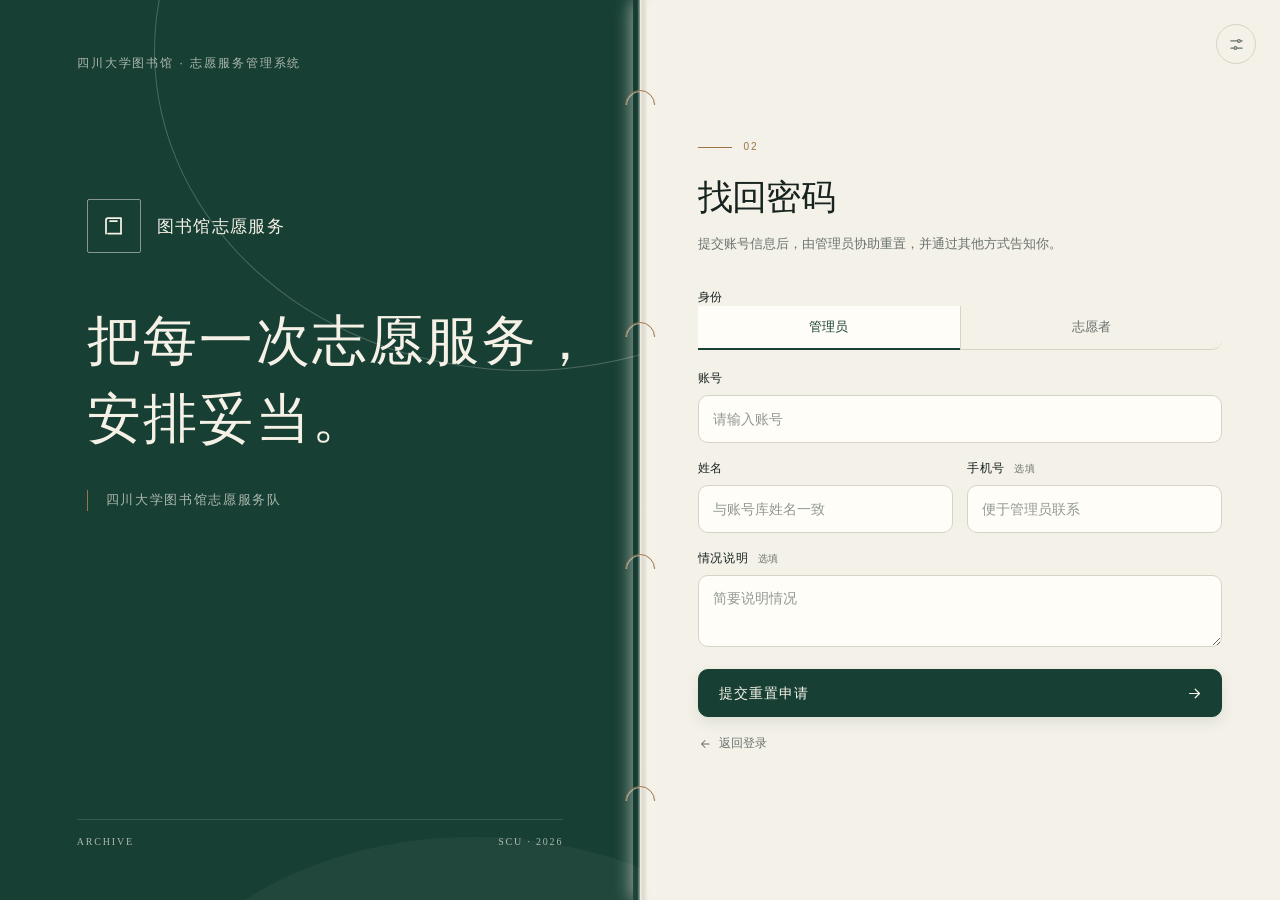
<file: docs/preview/password.html>
<!doctype html>
<html lang="zh-CN" data-theme="light">
<head>
<meta charset="utf-8">
<meta name="viewport" content="width=device-width,initial-scale=1">
<meta name="color-scheme" content="light dark">
<title>设计预览 · 找回密码 · 图书馆志愿服务</title>
<link rel="stylesheet" href="preview.css">
<script>
  try {
    var mode = localStorage.getItem('preview-theme') || 'system';
    var dark = mode === 'dark' ||
      (mode === 'system' && matchMedia('(prefers-color-scheme: dark)').matches);
    document.documentElement.setAttribute('data-theme', dark ? 'dark' : 'light');
  } catch (error) { /* 忽略 */ }
</script>
<script src="preview.js" defer></script>
</head>
<body>
<a class="skip-link" href="#auth-reset">跳到找回密码表单</a>

<main class="auth-page auth-page--editorial auth-page--password">
  <section class="auth-hero" aria-label="品牌封面">
    <p class="auth-hero-top">四川大学图书馆 · 志愿服务管理系统</p>

    <div class="auth-hero-main">
      <div class="auth-brand">
        <span class="auth-brand-tile"><svg class="i" aria-hidden="true"><use href="#i-book"></use></svg></span>
        <span>
          <strong>图书馆志愿服务</strong>
        </span>
      </div>

      <h1 class="auth-headline"><span class="auth-headline-line">把每一次志愿服务，</span><br><span class="auth-headline-line">安排妥当。</span></h1>
      <p class="auth-hero-signature">四川大学图书馆志愿服务队</p>
    </div>

    <p class="auth-cover-index"><span>ARCHIVE</span><span>SCU · 2026</span></p>
  </section>

  <div class="auth-binding" aria-hidden="true">
    <span></span><span></span><span></span><span></span>
  </div>

  <section class="auth-panel" aria-label="找回密码区域">
    <button class="theme-button auth-theme" type="button" data-theme-toggle title="切换外观" aria-label="切换外观">
      <svg class="i" aria-hidden="true"><use href="#i-moon"></use></svg>
      <span class="sr-only">外观：跟随系统</span>
    </button>

    <div class="auth-card">
      <div class="auth-chapter" aria-hidden="true"><span></span><small>02</small></div>
      <h2>找回密码</h2>
      <p class="auth-sub">提交账号信息后，由管理员协助重置，并通过其他方式告知你。</p>

      <p class="auth-legacy-notice" id="legacy-change-notice" role="status" hidden>请登录后在工作台修改密码</p>

      <form class="auth-form" id="auth-reset" novalidate>
        <fieldset class="auth-field auth-identity">
          <legend>身份</legend>
          <div class="auth-segment">
            <label><input name="kind" type="radio" value="admin" checked><span>管理员</span></label>
            <label><input name="kind" type="radio" value="student"><span>志愿者</span></label>
          </div>
        </fieldset>

        <div class="auth-form-grid">
          <div class="auth-field auth-grid-wide">
            <label for="reset-account">账号</label>
            <div class="auth-control">
              <input id="reset-account" name="account" type="text" autocomplete="username"
                     placeholder="请输入账号" maxlength="64" required>
            </div>
          </div>

          <div class="auth-field">
            <label for="reset-name">姓名</label>
            <div class="auth-control">
              <input id="reset-name" name="name" type="text" autocomplete="name"
                     placeholder="与账号库姓名一致" maxlength="64" required>
            </div>
          </div>

          <div class="auth-field">
            <label for="reset-phone">手机号 <small>选填</small></label>
            <div class="auth-control">
              <input id="reset-phone" name="phone" type="tel" autocomplete="tel"
                     placeholder="便于管理员联系" maxlength="20">
            </div>
          </div>

          <div class="auth-field auth-grid-wide">
            <label for="reset-reason">情况说明 <small>选填</small></label>
            <div class="auth-control">
              <textarea id="reset-reason" name="reason" rows="1" placeholder="简要说明情况" maxlength="500"></textarea>
            </div>
          </div>
        </div>

        <p class="auth-error" id="reset-error" role="alert" hidden></p>
        <button class="auth-submit" type="submit">
          <span>提交重置申请</span>
          <svg class="i" aria-hidden="true"><use href="#i-arrow-right"></use></svg>
        </button>
      </form>

      <a class="auth-back" href="login.html">
        <svg class="i" aria-hidden="true"><use href="#i-arrow-left"></use></svg>返回登录
      </a>
    </div>
  </section>
</main>
</body>
</html>
</file>
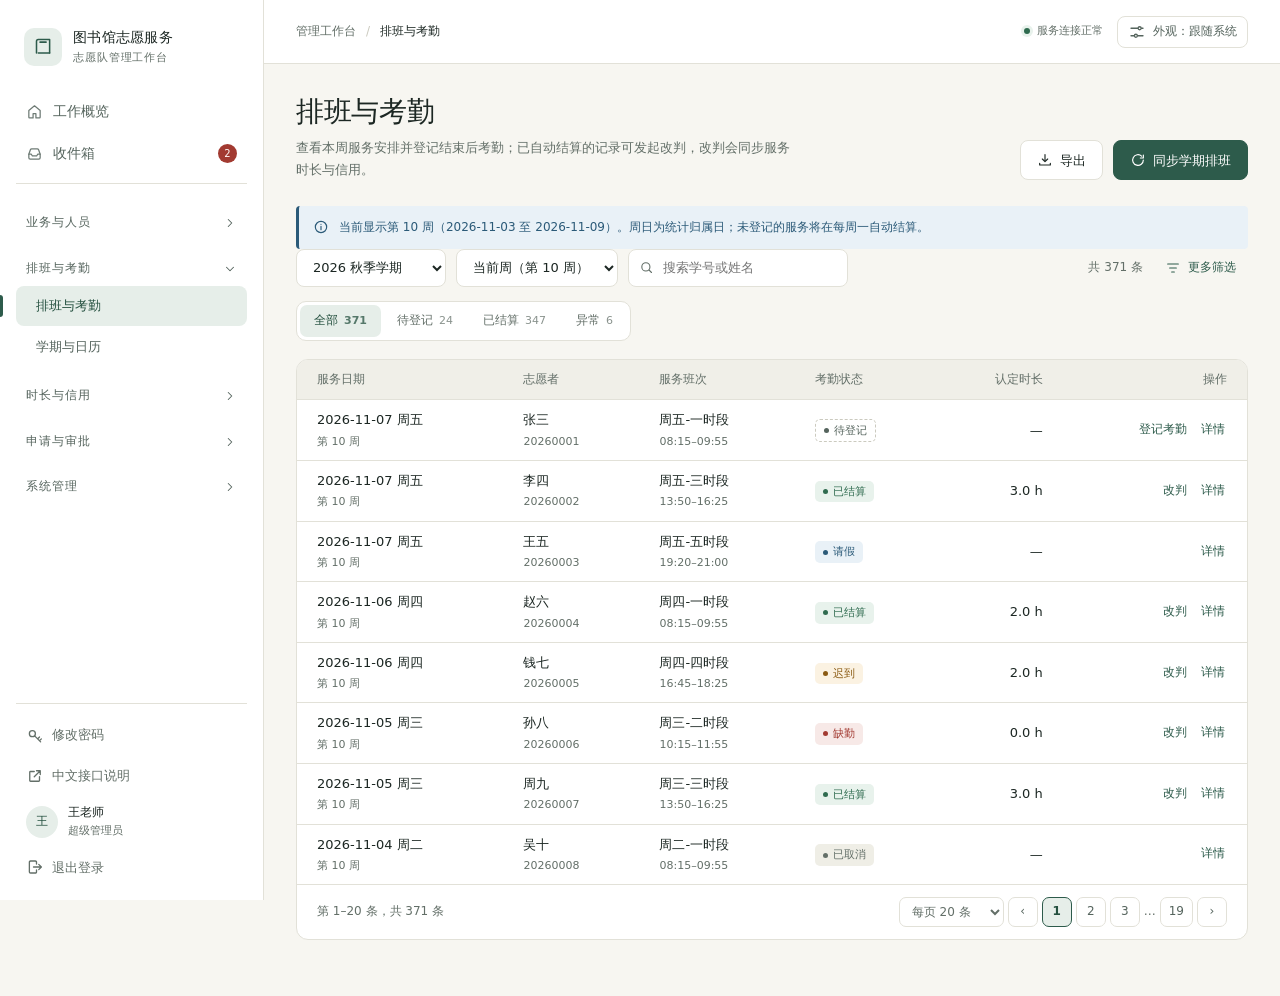
<file: docs/preview/schedules.html>
<!doctype html>
<html lang="zh-CN" data-theme="light">
<head>
<meta charset="utf-8">
<meta name="viewport" content="width=device-width,initial-scale=1">
<meta name="color-scheme" content="light dark">
<title>设计预览 · 排班与考勤 · 图书馆志愿服务</title>
<link rel="stylesheet" href="preview.css">
<script>
  try {
    var mode = localStorage.getItem('preview-theme') || 'system';
    var dark = mode === 'dark' ||
      (mode === 'system' && matchMedia('(prefers-color-scheme: dark)').matches);
    document.documentElement.setAttribute('data-theme', dark ? 'dark' : 'light');
  } catch (error) { /* 忽略 */ }
</script>
<script src="preview.js" defer></script>
</head>
<body>
<a class="skip-link" href="#main">跳转到主要内容</a>

<div class="workspace">
  <!-- 侧栏 -->
  <aside class="sidebar" aria-label="主导航">
    <a class="brand" href="index.html">
      <span class="brand-mark"><svg class="i" aria-hidden="true"><use href="#i-book"></use></svg></span>
      <span><strong>图书馆志愿服务</strong><small>志愿队管理工作台</small></span>
    </a>

    <nav class="nav" aria-label="工作台页面">
      <div class="nav-pinned">
        <a class="nav-link" href="overview.html">
          <svg class="i" aria-hidden="true"><use href="#i-home"></use></svg>工作概览
        </a>
        <a class="nav-link" href="#">
          <svg class="i" aria-hidden="true"><use href="#i-inbox"></use></svg>收件箱
          <span class="nav-badge">2</span>
        </a>
      </div>

      <div class="nav-group">
        <button class="nav-group-toggle" type="button" data-nav-toggle
                aria-expanded="false" aria-controls="nav-people">
          业务与人员
          <svg class="i" aria-hidden="true"><use href="#i-chevron-down"></use></svg>
        </button>
        <div class="nav-children" id="nav-people" hidden>
          <a class="nav-link" href="#">分队与美育负责人</a>
          <a class="nav-link" href="#">负责人工作台</a>
          <a class="nav-link" href="#">业务管理</a>
          <a class="nav-link" href="#">小组与成员</a>
          <a class="nav-link" href="#">基础资料</a>
          <a class="nav-link" href="#">本时段队员</a>
          <a class="nav-link" href="#">服务班次</a>
        </div>
      </div>

      <div class="nav-group">
        <button class="nav-group-toggle" type="button" data-nav-toggle
                aria-expanded="true" aria-controls="nav-work">
          排班与考勤
          <svg class="i" aria-hidden="true"><use href="#i-chevron-down"></use></svg>
        </button>
        <div class="nav-children" id="nav-work">
          <a class="nav-link active" href="schedules.html" aria-current="page">排班与考勤</a>
          <a class="nav-link" href="#">学期与日历</a>
        </div>
      </div>

      <div class="nav-group">
        <button class="nav-group-toggle" type="button" data-nav-toggle
                aria-expanded="false" aria-controls="nav-hours">
          时长与信用
          <svg class="i" aria-hidden="true"><use href="#i-chevron-down"></use></svg>
        </button>
        <div class="nav-children" id="nav-hours" hidden>
          <a class="nav-link" href="#">时长征集</a>
          <a class="nav-link" href="#">服务时长</a>
          <a class="nav-link" href="#">专项导入</a>
          <a class="nav-link" href="#">信用管理</a>
        </div>
      </div>

      <div class="nav-group">
        <button class="nav-group-toggle" type="button" data-nav-toggle
                aria-expanded="false" aria-controls="nav-approvals">
          申请与审批
          <svg class="i" aria-hidden="true"><use href="#i-chevron-down"></use></svg>
        </button>
        <div class="nav-children" id="nav-approvals" hidden>
          <a class="nav-link" href="applications.html">申请与审批</a>
          <a class="nav-link" href="#">征集管理范围</a>
        </div>
      </div>

      <div class="nav-group">
        <button class="nav-group-toggle" type="button" data-nav-toggle
                aria-expanded="false" aria-controls="nav-system">
          系统管理
          <svg class="i" aria-hidden="true"><use href="#i-chevron-down"></use></svg>
        </button>
        <div class="nav-children" id="nav-system" hidden>
          <a class="nav-link" href="#">操作日志</a>
        </div>
      </div>
    </nav>

    <div class="sidebar-bottom">
      <a class="docs-link" href="password.html#change">
        <svg class="i" aria-hidden="true"><use href="#i-key"></use></svg>修改密码
      </a>
      <a class="docs-link" href="#">
        <svg class="i" aria-hidden="true"><use href="#i-external"></use></svg>中文接口说明
      </a>
      <div class="profile">
        <span class="avatar" aria-hidden="true">王</span>
        <span><strong>王老师</strong><small>超级管理员</small></span>
      </div>
      <button class="logout" type="button">
        <svg class="i" aria-hidden="true"><use href="#i-logout"></use></svg>退出登录
      </button>
    </div>
  </aside>

  <div class="sidebar-backdrop" data-menu-backdrop data-menu-close hidden></div>

  <!-- 主体 -->
  <div class="workspace-body">
    <header class="topbar">
      <div class="topbar-left">
        <button class="icon-button mobile-menu" type="button" data-menu-toggle aria-label="打开导航菜单">
          <svg class="i" aria-hidden="true"><use href="#i-menu"></use></svg>
        </button>
        <div class="breadcrumb">
          <span class="crumb-parent">管理工作台</span><span class="sep">/</span><strong>排班与考勤</strong>
        </div>
      </div>
      <div class="topbar-right">
        <span class="connection">服务连接正常</span>
        <button class="theme-button" type="button" data-theme-toggle>
          <svg class="i" aria-hidden="true"><use href="#i-moon"></use></svg>
          <span>外观：跟随系统</span>
        </button>
      </div>
    </header>

    <main class="main-content list-page" id="main">
      <div class="page-heading">
        <div>
          <h1>排班与考勤</h1>
          <p>查看本周服务安排并登记结束后考勤；已自动结算的记录可发起改判，改判会同步服务时长与信用。</p>
        </div>
        <div class="page-actions">
          <button class="btn" type="button">
            <svg class="i" aria-hidden="true"><use href="#i-download"></use></svg>导出
          </button>
          <button class="btn primary" type="button">
            <svg class="i" aria-hidden="true"><use href="#i-refresh"></use></svg>同步学期排班
          </button>
        </div>
      </div>

      <div class="notice" role="status">
        <svg class="i" aria-hidden="true"><use href="#i-info"></use></svg>
        <span>当前显示第 10 周（2026-11-03 至 2026-11-09）。周日为统计归属日；未登记的服务将在每周一自动结算。</span>
      </div>

      <!-- 工具栏 -->
      <div class="toolbar">
        <div class="toolbar-left">
          <select class="control" aria-label="学期" style="width:auto;min-width:150px">
            <option>2026 秋季学期</option>
            <option>2027 春季学期</option>
          </select>
          <select class="control" aria-label="周次" style="width:auto;min-width:160px">
            <option>当前周（第 10 周）</option>
            <option>第 9 周</option>
            <option>第 11 周</option>
            <option>全部周次</option>
          </select>
          <div class="search-wrap">
            <svg class="i" aria-hidden="true"><use href="#i-search"></use></svg>
            <input type="search" placeholder="搜索学号或姓名" aria-label="搜索学号或姓名">
          </div>
        </div>
        <div class="toolbar-right">
          <span class="result-count">共 371 条</span>
          <button class="btn small ghost" type="button">
            <svg class="i" aria-hidden="true"><use href="#i-filter"></use></svg>更多筛选
          </button>
        </div>
      </div>

      <!-- 状态标签页 -->
      <div class="tabs" role="tablist" aria-label="按状态筛选">
        <button class="tab" type="button" role="tab" aria-selected="true" data-tab="all">全部 <span class="count">371</span></button>
        <button class="tab" type="button" role="tab" aria-selected="false" data-tab="pending">待登记 <span class="count">24</span></button>
        <button class="tab" type="button" role="tab" aria-selected="false" data-tab="settled">已结算 <span class="count">347</span></button>
        <button class="tab" type="button" role="tab" aria-selected="false" data-tab="abnormal">异常 <span class="count">6</span></button>
      </div>

      <!-- 列表 -->
      <section class="panel" aria-label="服务安排列表">
        <div class="panel-content flush">
          <div class="table-wrap">
            <table class="table-cards">
              <thead>
                <tr>
                  <th scope="col">服务日期</th>
                  <th scope="col">志愿者</th>
                  <th scope="col">服务班次</th>
                  <th scope="col">考勤状态</th>
                  <th scope="col" class="num">认定时长</th>
                  <th scope="col" style="text-align:right">操作</th>
                </tr>
              </thead>
              <tbody>
                <tr>
                  <td data-label="服务日期"><span class="primary-cell">2026-11-07 周五</span><span class="sub">第 10 周</span></td>
                  <td data-label="志愿者">张三<span class="sub">20260001</span></td>
                  <td data-label="服务班次">周五-一时段<span class="sub">08:15–09:55</span></td>
                  <td data-label="考勤状态"><span class="badge pending">待登记</span></td>
                  <td data-label="认定时长" class="num">—</td>
                  <td data-label="操作">
                    <div class="row-actions">
                      <button class="text-button" type="button">登记考勤</button>
                      <button class="text-button" type="button">详情</button>
                    </div>
                  </td>
                </tr>
                <tr>
                  <td data-label="服务日期"><span class="primary-cell">2026-11-07 周五</span><span class="sub">第 10 周</span></td>
                  <td data-label="志愿者">李四<span class="sub">20260002</span></td>
                  <td data-label="服务班次">周五-三时段<span class="sub">13:50–16:25</span></td>
                  <td data-label="考勤状态"><span class="badge good">已结算</span></td>
                  <td data-label="认定时长" class="num">3.0 h</td>
                  <td data-label="操作">
                    <div class="row-actions">
                      <button class="text-button" type="button">改判</button>
                      <button class="text-button" type="button">详情</button>
                    </div>
                  </td>
                </tr>
                <tr>
                  <td data-label="服务日期"><span class="primary-cell">2026-11-07 周五</span><span class="sub">第 10 周</span></td>
                  <td data-label="志愿者">王五<span class="sub">20260003</span></td>
                  <td data-label="服务班次">周五-五时段<span class="sub">19:20–21:00</span></td>
                  <td data-label="考勤状态"><span class="badge info">请假</span></td>
                  <td data-label="认定时长" class="num">—</td>
                  <td data-label="操作">
                    <div class="row-actions">
                      <button class="text-button" type="button">详情</button>
                    </div>
                  </td>
                </tr>
                <tr>
                  <td data-label="服务日期"><span class="primary-cell">2026-11-06 周四</span><span class="sub">第 10 周</span></td>
                  <td data-label="志愿者">赵六<span class="sub">20260004</span></td>
                  <td data-label="服务班次">周四-一时段<span class="sub">08:15–09:55</span></td>
                  <td data-label="考勤状态"><span class="badge good">已结算</span></td>
                  <td data-label="认定时长" class="num">2.0 h</td>
                  <td data-label="操作">
                    <div class="row-actions">
                      <button class="text-button" type="button">改判</button>
                      <button class="text-button" type="button">详情</button>
                    </div>
                  </td>
                </tr>
                <tr>
                  <td data-label="服务日期"><span class="primary-cell">2026-11-06 周四</span><span class="sub">第 10 周</span></td>
                  <td data-label="志愿者">钱七<span class="sub">20260005</span></td>
                  <td data-label="服务班次">周四-四时段<span class="sub">16:45–18:25</span></td>
                  <td data-label="考勤状态"><span class="badge warning">迟到</span></td>
                  <td data-label="认定时长" class="num">2.0 h</td>
                  <td data-label="操作">
                    <div class="row-actions">
                      <button class="text-button" type="button">改判</button>
                      <button class="text-button" type="button">详情</button>
                    </div>
                  </td>
                </tr>
                <tr>
                  <td data-label="服务日期"><span class="primary-cell">2026-11-05 周三</span><span class="sub">第 10 周</span></td>
                  <td data-label="志愿者">孙八<span class="sub">20260006</span></td>
                  <td data-label="服务班次">周三-二时段<span class="sub">10:15–11:55</span></td>
                  <td data-label="考勤状态"><span class="badge danger">缺勤</span></td>
                  <td data-label="认定时长" class="num">0.0 h</td>
                  <td data-label="操作">
                    <div class="row-actions">
                      <button class="text-button" type="button">改判</button>
                      <button class="text-button" type="button">详情</button>
                    </div>
                  </td>
                </tr>
                <tr>
                  <td data-label="服务日期"><span class="primary-cell">2026-11-05 周三</span><span class="sub">第 10 周</span></td>
                  <td data-label="志愿者">周九<span class="sub">20260007</span></td>
                  <td data-label="服务班次">周三-三时段<span class="sub">13:50–16:25</span></td>
                  <td data-label="考勤状态"><span class="badge good">已结算</span></td>
                  <td data-label="认定时长" class="num">3.0 h</td>
                  <td data-label="操作">
                    <div class="row-actions">
                      <button class="text-button" type="button">改判</button>
                      <button class="text-button" type="button">详情</button>
                    </div>
                  </td>
                </tr>
                <tr>
                  <td data-label="服务日期"><span class="primary-cell">2026-11-04 周二</span><span class="sub">第 10 周</span></td>
                  <td data-label="志愿者">吴十<span class="sub">20260008</span></td>
                  <td data-label="服务班次">周二-一时段<span class="sub">08:15–09:55</span></td>
                  <td data-label="考勤状态"><span class="badge neutral">已取消</span></td>
                  <td data-label="认定时长" class="num">—</td>
                  <td data-label="操作">
                    <div class="row-actions">
                      <button class="text-button" type="button">详情</button>
                    </div>
                  </td>
                </tr>
              </tbody>
            </table>
          </div>

          <div class="pagination">
            <span>第 1–20 条，共 371 条</span>
            <div class="pages">
              <select class="page-size" aria-label="每页条数">
                <option>每页 20 条</option>
                <option>每页 50 条</option>
                <option>每页 100 条</option>
              </select>
              <button class="page-btn" type="button" aria-label="上一页">‹</button>
              <button class="page-btn" type="button" aria-current="page">1</button>
              <button class="page-btn" type="button">2</button>
              <button class="page-btn" type="button">3</button>
              <span class="muted">…</span>
              <button class="page-btn" type="button">19</button>
              <button class="page-btn" type="button" aria-label="下一页">›</button>
            </div>
          </div>
        </div>
      </section>
    </main>
  </div>
</div>
</body>
</html>
</file>
<file: docs/preview/preview.css>
/* ============================================================================
   前端设计规范 2.5.0 · 静态预览样式
   仅用于 docs/preview 的审计预览，不进入正式 web/ 资源。
   结构：1 令牌 → 2 基础 → 3 外壳 → 4 组件 → 5 页面 → 6 响应式
   ========================================================================== */

/* ---------------------------------------------------------------- 1 令牌 -- */
:root {
  --font-sans: "PingFang SC", "HarmonyOS Sans SC", "Microsoft YaHei UI",
    "Microsoft YaHei", "Noto Sans CJK SC", "Source Han Sans SC", system-ui,
    -apple-system, "Segoe UI", sans-serif;
  --font-mono: "Cascadia Mono", "JetBrains Mono", Consolas, "Liberation Mono",
    monospace;

  /* 中性（纸与墨） */
  --bg: #f7f6f1;
  --bg-sunken: #f0efe8;
  --surface: #ffffff;
  --surface-hover: #efeee6;
  --surface-active: #e7e5da;
  --text: #1c2723;
  --text-2: #55645d;
  --text-muted: #636f68;
  --border: #e2e1d8;
  --border-strong: #cbcabf;

  /* 主色（馆藏绿） */
  --primary: #2d5b4b;
  --primary-hover: #254c3f;
  --primary-active: #1f4237;
  --primary-soft: #e6eee9;
  --primary-soft-text: #24503f;
  --primary-contrast: #ffffff;

  /* 辅助强调（书脊铜） */
  --accent: #a9762f;
  --accent-text: #8a5e1f;
  --accent-soft: #f6eedf;

  /* 语义 */
  --success: #2f6b4f;
  --success-soft: #e8f2ec;
  --warning: #8a5a12;
  --warning-soft: #fbf2e2;
  --danger: #a23a31;
  --danger-soft: #f7e9e7;
  --info: #2b5a78;
  --info-soft: #e9f1f7;

  --focus: #2d5b4b;
  --overlay: rgba(16, 24, 20, 0.42);

  --shadow-1: 0 1px 2px rgba(20, 30, 26, 0.06);
  --shadow-2: 0 4px 12px rgba(20, 30, 26, 0.08), 0 1px 3px rgba(20, 30, 26, 0.05);
  --shadow-3: 0 18px 48px rgba(20, 30, 26, 0.16);

  --layout-sidebar: 264px;
  --layout-topbar: 64px;
  --layout-max: 1440px;

  --control-h: 40px;
  --control-h-sm: 32px;
  --row-h: 44px;

  --dur: 180ms;
  --ease: cubic-bezier(0.2, 0.7, 0.3, 1);

  --fs-11: 0.6875rem;
  --fs-12: 0.75rem;
  --fs-13: 0.8125rem;
  --fs-14: 0.875rem;
  --fs-16: 1rem;
  --fs-18: 1.125rem;
  --fs-22: 1.375rem;
  --fs-28: 1.75rem;
  --fs-36: 2.25rem;

  color-scheme: light;
}

html[data-theme="dark"] {
  --bg: #101613;
  --bg-sunken: #121a16;
  --surface: #161e1a;
  --surface-hover: #1d2723;
  --surface-active: #232e29;
  --text: #e6ede8;
  --text-2: #afbbb4;
  --text-muted: #93a19a;
  --border: #29332e;
  --border-strong: #3a4741;

  --primary: #8fc8ac;
  --primary-hover: #a5d6bc;
  --primary-active: #b9e0ca;
  --primary-soft: #1e2e27;
  --primary-soft-text: #8fc8ac;
  --primary-contrast: #0c1f18;

  --accent: #d9a45c;
  --accent-text: #e7b873;
  --accent-soft: #2c2418;

  --success: #8fc8ac;
  --success-soft: #1c2c24;
  --warning: #e2b36b;
  --warning-soft: #2e2617;
  --danger: #f2a9a1;
  --danger-soft: #33201e;
  --info: #9cc3e0;
  --info-soft: #1b2830;

  --focus: #8fc8ac;
  --overlay: rgba(0, 0, 0, 0.58);

  --shadow-1: 0 1px 2px rgba(0, 0, 0, 0.4);
  --shadow-2: 0 6px 18px rgba(0, 0, 0, 0.5);
  --shadow-3: 0 24px 64px rgba(0, 0, 0, 0.62);

  color-scheme: dark;
}

/* ---------------------------------------------------------------- 2 基础 -- */
*,
*::before,
*::after {
  box-sizing: border-box;
}

html {
  font-size: 16px;
  -webkit-text-size-adjust: 100%;
}

body {
  margin: 0;
  background: var(--bg);
  color: var(--text);
  font-family: var(--font-sans);
  font-size: var(--fs-14);
  line-height: 1.65;
  font-synthesis: none;
  text-rendering: optimizeLegibility;
}

h1, h2, h3, h4, p, figure {
  margin: 0;
}

h1 {
  font-size: var(--fs-28);
  line-height: 1.3;
  letter-spacing: -0.01em;
  font-weight: 600;
}

h2 {
  font-size: var(--fs-18);
  line-height: 1.45;
  font-weight: 600;
}

h3 {
  font-size: var(--fs-16);
  line-height: 1.5;
  font-weight: 600;
}

a {
  color: var(--primary);
  text-decoration: none;
}

a:hover {
  text-decoration: underline;
}

button,
input,
select,
textarea {
  font: inherit;
  color: inherit;
}

button {
  cursor: pointer;
}

button:disabled {
  cursor: not-allowed;
  opacity: 0.45;
}

:focus-visible {
  outline: 3px solid var(--focus);
  outline-offset: 2px;
  border-radius: 4px;
}

code,
.num {
  font-variant-numeric: tabular-nums;
}

code {
  font-family: var(--font-mono);
  font-size: 0.9em;
  background: var(--bg-sunken);
  border: 1px solid var(--border);
  border-radius: 4px;
  padding: 1px 5px;
}

.muted {
  color: var(--text-muted);
}

.visually-hidden {
  position: absolute;
  width: 1px;
  height: 1px;
  overflow: hidden;
  clip: rect(0 0 0 0);
  white-space: nowrap;
}

.skip-link {
  position: fixed;
  z-index: 100;
  left: 20px;
  top: -100px;
  padding: 10px 16px;
  background: var(--surface);
  border: 1px solid var(--border);
  border-radius: 8px;
  box-shadow: var(--shadow-2);
}

.skip-link:focus {
  top: 12px;
}

.i {
  width: 18px;
  height: 18px;
  flex: none;
  fill: none;
  stroke: currentColor;
  stroke-width: 1.75;
  stroke-linecap: round;
  stroke-linejoin: round;
}

/* ---------------------------------------------------------------- 3 外壳 -- */
.workspace {
  min-height: 100dvh;
  display: grid;
  grid-template-columns: var(--layout-sidebar) minmax(0, 1fr);
}

/* 侧栏 */
.sidebar {
  position: sticky;
  top: 0;
  height: 100dvh;
  overflow-y: auto;
  display: flex;
  flex-direction: column;
  gap: 22px;
  padding: 24px 16px 18px;
  background: var(--surface);
  border-right: 1px solid var(--border);
}

.brand {
  display: flex;
  align-items: center;
  gap: 11px;
  padding: 2px 8px;
  color: var(--text);
}

.brand:hover {
  text-decoration: none;
}

.brand-mark {
  display: grid;
  place-items: center;
  width: 38px;
  height: 38px;
  border-radius: 10px;
  background: var(--primary-soft);
  color: var(--primary);
}

.brand-mark .i {
  width: 21px;
  height: 21px;
}

.brand strong {
  display: block;
  font-size: var(--fs-14);
  font-weight: 600;
  letter-spacing: 0.02em;
}

.brand small {
  display: block;
  color: var(--text-muted);
  font-size: var(--fs-11);
  letter-spacing: 0.08em;
}

.nav {
  display: flex;
  flex-direction: column;
  gap: 2px;
  flex: 1;
}

.nav-pinned {
  display: flex;
  flex-direction: column;
  gap: 2px;
  padding-bottom: 10px;
  margin-bottom: 10px;
  border-bottom: 1px solid var(--border);
}

.nav-group {
  margin-top: 10px;
}

.nav-group-toggle {
  display: flex;
  align-items: center;
  justify-content: space-between;
  width: 100%;
  border: 0;
  border-radius: 8px;
  background: transparent;
  color: var(--text-2);
  padding: 7px 10px;
  font-size: var(--fs-12);
  font-weight: 600;
  letter-spacing: 0.09em;
  text-align: left;
}

.nav-group-toggle:hover {
  background: var(--surface-hover);
  color: var(--text);
}

.nav-group-toggle .i {
  width: 14px;
  height: 14px;
  transition: transform var(--dur) var(--ease);
}

.nav-group-toggle[aria-expanded="false"] .i {
  transform: rotate(-90deg);
}

.nav-children {
  display: flex;
  flex-direction: column;
  gap: 1px;
}

.nav-children .nav-link {
  padding-left: 20px;
  font-size: var(--fs-13);
}

.nav-children[hidden] {
  display: none;
}

.nav-link {
  position: relative;
  display: flex;
  align-items: center;
  gap: 10px;
  min-height: 40px;
  padding: 8px 10px;
  border: 0;
  border-radius: 8px;
  background: transparent;
  color: var(--text-2);
  font-size: var(--fs-14);
  text-align: left;
}

.nav-link:hover {
  background: var(--surface-hover);
  color: var(--text);
  text-decoration: none;
}

.nav-link .i {
  width: 17px;
  height: 17px;
  opacity: 0.85;
}

.nav-link.active {
  background: var(--primary-soft);
  color: var(--primary-soft-text);
  font-weight: 600;
}

.nav-link.active::before {
  content: "";
  position: absolute;
  left: -16px;
  top: 9px;
  bottom: 9px;
  width: 3px;
  border-radius: 0 3px 3px 0;
  background: var(--primary);
}

.nav-link.active .i {
  opacity: 1;
}

.nav-badge {
  margin-left: auto;
  min-width: 19px;
  height: 19px;
  padding: 0 6px;
  border-radius: 999px;
  background: var(--danger);
  color: #fff8f6;
  font-size: 10px;
  line-height: 19px;
  text-align: center;
  font-variant-numeric: tabular-nums;
}

.sidebar-bottom {
  display: flex;
  flex-direction: column;
  gap: 12px;
  padding-top: 16px;
  border-top: 1px solid var(--border);
}

.sidebar-bottom a.docs-link {
  display: flex;
  align-items: center;
  gap: 8px;
  padding: 4px 10px;
  font-size: var(--fs-13);
  color: var(--text-muted);
}

.sidebar-bottom a.docs-link:hover {
  color: var(--primary);
  text-decoration: none;
}

.profile {
  display: flex;
  align-items: center;
  gap: 10px;
  padding: 0 10px;
}

.avatar {
  display: grid;
  place-items: center;
  width: 32px;
  height: 32px;
  flex: none;
  border-radius: 999px;
  background: var(--primary-soft);
  color: var(--primary-soft-text);
  font-size: var(--fs-12);
  font-weight: 600;
}

.profile strong {
  display: block;
  font-size: var(--fs-12);
  font-weight: 600;
}

.profile small {
  display: block;
  font-size: var(--fs-11);
  color: var(--text-muted);
}

.logout {
  display: flex;
  align-items: center;
  gap: 8px;
  border: 0;
  background: none;
  color: var(--text-muted);
  font-size: var(--fs-13);
  padding: 4px 10px;
  text-align: left;
}

.logout:hover {
  color: var(--danger);
}

/* 顶栏 */
.workspace-body {
  min-width: 0;
  display: flex;
  flex-direction: column;
}

.topbar {
  position: sticky;
  top: 0;
  z-index: 10;
  height: var(--layout-topbar);
  display: flex;
  align-items: center;
  justify-content: space-between;
  gap: 16px;
  padding: 0 32px;
  background: color-mix(in srgb, var(--surface) 92%, transparent);
  background: var(--surface);
  border-bottom: 1px solid var(--border);
}

.topbar-left,
.topbar-right {
  display: flex;
  align-items: center;
  gap: 14px;
  min-width: 0;
}

.breadcrumb {
  display: flex;
  align-items: center;
  gap: 10px;
  font-size: var(--fs-12);
  color: var(--text-muted);
  white-space: nowrap;
}

.breadcrumb .sep {
  color: var(--border-strong);
}

.breadcrumb strong {
  color: var(--text);
  font-weight: 600;
}

.connection {
  display: flex;
  align-items: center;
  gap: 7px;
  font-size: var(--fs-11);
  color: var(--text-muted);
}

.connection::before {
  content: "";
  width: 6px;
  height: 6px;
  border-radius: 999px;
  background: var(--success);
  box-shadow: 0 0 0 3px var(--success-soft);
}

.icon-button,
.theme-button {
  display: inline-flex;
  align-items: center;
  gap: 7px;
  min-height: var(--control-h-sm);
  padding: 5px 10px;
  border: 1px solid var(--border);
  border-radius: 8px;
  background: var(--surface);
  color: var(--text-2);
  font-size: var(--fs-12);
}

.icon-button:hover,
.theme-button:hover {
  background: var(--surface-hover);
  color: var(--text);
}

.mobile-menu {
  display: none;
}

/* 内容区 */
.main-content {
  width: 100%;
  max-width: var(--layout-max);
  margin: 0 auto;
  padding: 30px 32px 56px;
  flex: 1;
}

/* -------------------------------------------------------------- 4 组件 -- */

/* 页头 */
.page-heading {
  display: flex;
  align-items: flex-end;
  justify-content: space-between;
  gap: 24px;
  margin-bottom: 26px;
}

.page-heading p {
  margin-top: 7px;
  color: var(--text-muted);
  font-size: var(--fs-13);
  max-width: 60ch;
}

.page-actions {
  display: flex;
  gap: 10px;
  flex: none;
}

/* 按钮 */
.btn {
  display: inline-flex;
  align-items: center;
  justify-content: center;
  gap: 7px;
  min-height: var(--control-h);
  padding: 8px 16px;
  border: 1px solid var(--border);
  border-radius: 8px;
  background: var(--surface);
  color: var(--text);
  font-size: var(--fs-13);
  font-weight: 500;
  white-space: nowrap;
}

.btn:hover {
  background: var(--surface-hover);
  text-decoration: none;
}

.btn .i {
  width: 16px;
  height: 16px;
}

.btn.primary {
  border-color: var(--primary);
  background: var(--primary);
  color: var(--primary-contrast);
}

.btn.primary:hover {
  background: var(--primary-hover);
  border-color: var(--primary-hover);
}

.btn.ghost {
  border-color: transparent;
  background: transparent;
  color: var(--primary);
}

.btn.ghost:hover {
  background: var(--primary-soft);
}

.btn.danger {
  border-color: var(--danger);
  background: transparent;
  color: var(--danger);
}

.btn.danger:hover {
  background: var(--danger-soft);
}

.btn.small {
  min-height: var(--control-h-sm);
  padding: 5px 11px;
  font-size: var(--fs-12);
}

.btn.wide {
  width: 100%;
}

.text-button {
  border: 0;
  background: none;
  padding: 4px 2px;
  color: var(--primary);
  font-size: var(--fs-12);
  font-weight: 500;
  white-space: nowrap;
}

.text-button:hover {
  text-decoration: underline;
}

.text-button.danger {
  color: var(--danger);
}

/* 表单 */
.field {
  display: flex;
  flex-direction: column;
  gap: 6px;
  min-width: 0;
}

.field > label {
  font-size: var(--fs-13);
  font-weight: 500;
}

.field input,
.field select,
.field textarea,
.control {
  width: 100%;
  min-height: var(--control-h);
  padding: 8px 12px;
  border: 1px solid var(--border);
  border-radius: 8px;
  background: var(--surface);
  color: var(--text);
  font-size: var(--fs-13);
}

.field textarea {
  min-height: 92px;
  resize: vertical;
}

.field input::placeholder,
.field textarea::placeholder {
  color: var(--text-muted);
  opacity: 0.8;
}

.field input:focus,
.field select:focus,
.field textarea:focus {
  outline: none;
  border-color: var(--primary);
  box-shadow: 0 0 0 3px var(--primary-soft);
}

.field .help {
  font-size: var(--fs-11);
  color: var(--text-muted);
}

.form-grid {
  display: grid;
  grid-template-columns: 1fr 1fr;
  gap: 16px;
  align-content: start;
}

.field.full {
  grid-column: 1 / -1;
}

/* 面板 */
.panel {
  background: var(--surface);
  border: 1px solid var(--border);
  border-radius: 12px;
  overflow: hidden;
}

.panel + .panel {
  margin-top: 20px;
}

.panel-header {
  display: flex;
  align-items: center;
  justify-content: space-between;
  gap: 12px;
  padding: 16px 20px;
  border-bottom: 1px solid var(--border);
}

.panel-header h2 {
  font-size: var(--fs-14);
  font-weight: 600;
}

.panel-header p {
  margin-top: 3px;
  font-size: var(--fs-12);
  color: var(--text-muted);
}

.panel-header .see-all {
  font-size: var(--fs-12);
  color: var(--primary);
  white-space: nowrap;
}

.panel-content {
  padding: 18px 20px 20px;
}

.panel-content.flush {
  padding: 0;
}

.panel-quiet {
  background: var(--primary-soft);
  border-color: transparent;
}

/* 指标卡 */
.metrics {
  display: grid;
  grid-template-columns: repeat(4, minmax(0, 1fr));
  gap: 0;
  padding: 20px 0;
  margin-bottom: 24px;
  background: var(--surface);
  border: 1px solid var(--border);
  border-radius: 12px;
}

.metric {
  min-width: 0;
  padding: 0 22px;
}

.metric + .metric {
  border-left: 1px solid var(--border);
}

.metric-label {
  display: flex;
  align-items: center;
  gap: 6px;
  font-size: var(--fs-12);
  color: var(--text-muted);
}

.metric-label .i {
  width: 14px;
  height: 14px;
}

.metric-value {
  margin: 9px 0 4px;
  font-size: var(--fs-36);
  line-height: 1.15;
  font-weight: 600;
  letter-spacing: -0.02em;
  font-variant-numeric: tabular-nums;
}

.metric-value small {
  margin-left: 6px;
  font-size: var(--fs-12);
  font-weight: 400;
  letter-spacing: 0;
  color: var(--text-muted);
}

.metric-value.accent {
  color: var(--accent-text);
}

.metric-foot {
  display: flex;
  align-items: center;
  gap: 6px;
  font-size: var(--fs-11);
  color: var(--text-muted);
}

.metric-foot .up {
  color: var(--success);
}

.metric-foot .down {
  color: var(--danger);
}

/* 工具栏 */
.toolbar {
  display: flex;
  align-items: center;
  justify-content: space-between;
  gap: 12px;
  flex-wrap: wrap;
  margin-bottom: 14px;
}

.toolbar-left,
.toolbar-right {
  display: flex;
  align-items: center;
  gap: 10px;
  flex-wrap: wrap;
}

.toolbar input[type="search"],
.toolbar select {
  min-height: 38px;
  padding: 7px 12px;
  border: 1px solid var(--border);
  border-radius: 8px;
  background: var(--surface);
  font-size: var(--fs-13);
}

.toolbar select {
  max-width: 220px;
}

.search-wrap {
  position: relative;
  display: flex;
  align-items: center;
}

.search-wrap .i {
  position: absolute;
  left: 11px;
  width: 15px;
  height: 15px;
  color: var(--text-muted);
  pointer-events: none;
}

.search-wrap input {
  padding-left: 34px !important;
  min-width: 220px;
}

.result-count {
  font-size: var(--fs-12);
  color: var(--text-muted);
  font-variant-numeric: tabular-nums;
}

/* 标签页 */
.tabs {
  display: inline-flex;
  gap: 2px;
  padding: 3px;
  border: 1px solid var(--border);
  border-radius: 10px;
  background: var(--surface);
  margin-bottom: 18px;
}

.tab {
  display: inline-flex;
  align-items: center;
  gap: 6px;
  min-height: 32px;
  padding: 5px 14px;
  border: 0;
  border-radius: 7px;
  background: transparent;
  color: var(--text-muted);
  font-size: var(--fs-12);
  white-space: nowrap;
}

.tab:hover {
  color: var(--text);
}

.tab[aria-selected="true"] {
  background: var(--primary-soft);
  color: var(--primary-soft-text);
  font-weight: 600;
}

.tab .count {
  font-size: 11px;
  color: inherit;
  opacity: 0.75;
  font-variant-numeric: tabular-nums;
}

/* 表格 */
.table-wrap {
  width: 100%;
  overflow-x: auto;
}table {
  width: 100%;
  border-collapse: collapse;
  font-size: var(--fs-13);
  text-align: left;
}

thead th {
  position: sticky;
  top: 0;
  z-index: 1;
  padding: 10px 20px;
  background: var(--bg-sunken);
  color: var(--text-muted);
  font-size: var(--fs-12);
  font-weight: 500;
  white-space: nowrap;
  border-bottom: 1px solid var(--border);
}

tbody td {
  height: var(--row-h);
  padding: 9px 20px;
  border-bottom: 1px solid var(--border);
  vertical-align: middle;
  white-space: nowrap;
}

tbody tr:last-child td {
  border-bottom: 0;
}

tbody tr:hover {
  background: var(--surface-hover);
}

td .primary-cell {
  display: block;
  font-size: var(--fs-13);
  font-weight: 500;
}

td .sub {
  display: block;
  margin-top: 2px;
  font-size: var(--fs-11);
  color: var(--text-muted);
}

td.num,
th.num {
  text-align: right;
  font-variant-numeric: tabular-nums;
}

td.wrap {
  white-space: normal;
  min-width: 180px;
  max-width: 320px;
}

.row-actions {
  display: flex;
  align-items: center;
  gap: 10px;
  justify-content: flex-end;
}

/* 徽章 */
.badge {
  display: inline-flex;
  align-items: center;
  gap: 5px;
  padding: 2px 8px;
  border-radius: 5px;
  background: var(--surface-hover);
  color: var(--text-2);
  font-size: var(--fs-11);
  line-height: 1.6;
  white-space: nowrap;
}

.badge::before {
  content: "";
  width: 5px;
  height: 5px;
  border-radius: 999px;
  background: currentColor;
}

.badge.good {
  background: var(--success-soft);
  color: var(--success);
}

.badge.warning {
  background: var(--warning-soft);
  color: var(--warning);
}

.badge.danger {
  background: var(--danger-soft);
  color: var(--danger);
}

.badge.info {
  background: var(--info-soft);
  color: var(--info);
}

.badge.pending {
  background: transparent;
  border: 1px dashed var(--border-strong);
  color: var(--text-2);
}

.badge.neutral {
  background: var(--surface-hover);
  color: var(--text-muted);
}

.badge.plain::before {
  display: none;
}

/* 分页 */
.pagination {
  display: flex;
  align-items: center;
  justify-content: space-between;
  gap: 12px;
  flex-wrap: wrap;
  padding: 12px 20px;
  border-top: 1px solid var(--border);
  font-size: var(--fs-12);
  color: var(--text-muted);
}

.pagination .pages {
  display: flex;
  align-items: center;
  gap: 4px;
}

.page-btn {
  min-width: 30px;
  min-height: 30px;
  padding: 0 8px;
  border: 1px solid var(--border);
  border-radius: 7px;
  background: var(--surface);
  color: var(--text-2);
  font-size: var(--fs-12);
  font-variant-numeric: tabular-nums;
}

.page-btn[aria-current="page"] {
  border-color: var(--primary);
  background: var(--primary-soft);
  color: var(--primary-soft-text);
  font-weight: 600;
}

.page-size {
  min-height: 30px;
  padding: 4px 8px;
  border: 1px solid var(--border);
  border-radius: 7px;
  background: var(--surface);
  font-size: var(--fs-12);
}

/* 待办列表 */
.todo-list {
  list-style: none;
  margin: 0;
  padding: 0;
}

.todo {
  display: flex;
  align-items: center;
  gap: 12px;
  padding: 12px 20px;
  border-bottom: 1px solid var(--border);
}

.todo:last-child {
  border-bottom: 0;
}

.todo:hover {
  background: var(--surface-hover);
}

.todo-icon {
  display: grid;
  place-items: center;
  width: 30px;
  height: 30px;
  flex: none;
  border-radius: 8px;
  background: var(--primary-soft);
  color: var(--primary-soft-text);
}

.todo-icon .i {
  width: 16px;
  height: 16px;
}

.todo-icon.warn {
  background: var(--warning-soft);
  color: var(--warning);
}

.todo-icon.info {
  background: var(--info-soft);
  color: var(--info);
}

.todo-icon.danger {
  background: var(--danger-soft);
  color: var(--danger);
}

.todo-main {
  min-width: 0;
  flex: 1;
}

.todo-main strong {
  display: block;
  font-size: var(--fs-13);
  font-weight: 500;
  white-space: nowrap;
  overflow: hidden;
  text-overflow: ellipsis;
}

.todo-main small {
  display: block;
  margin-top: 2px;
  font-size: var(--fs-11);
  color: var(--text-muted);
}

.todo-time {
  font-size: var(--fs-11);
  color: var(--text-muted);
  white-space: nowrap;
}

.todo .i.chev {
  width: 15px;
  height: 15px;
  color: var(--text-muted);
}

/* 快捷入口 */
.quick-list {
  list-style: none;
  margin: 0;
  padding: 0;
}

.quick-link {
  display: flex;
  align-items: center;
  gap: 11px;
  width: 100%;
  padding: 11px 20px;
  border: 0;
  border-bottom: 1px solid var(--border);
  background: none;
  color: var(--text);
  font-size: var(--fs-13);
  text-align: left;
}

.quick-link:last-child {
  border-bottom: 0;
}

.quick-link:hover {
  background: var(--surface-hover);
  color: var(--primary);
  text-decoration: none;
}

.quick-link .i {
  width: 17px;
  height: 17px;
  color: var(--text-muted);
}

.quick-link:hover .i {
  color: var(--primary);
}

.quick-link em {
  margin-left: auto;
  font-style: normal;
  color: var(--text-muted);
  font-size: var(--fs-12);
}

/* 提示条 */
.notice {
  display: flex;
  gap: 10px;
  padding: 11px 14px;
  border-left: 3px solid var(--info);
  border-radius: 4px;
  background: var(--info-soft);
  color: var(--info);
  font-size: var(--fs-12);
  line-height: 1.7;
}

.notice .i {
  width: 16px;
  height: 16px;
  margin-top: 2px;
}

.notice.success {
  border-color: var(--success);
  background: var(--success-soft);
  color: var(--success);
}

.notice.warning {
  border-color: var(--warning);
  background: var(--warning-soft);
  color: var(--warning);
}

.notice.danger {
  border-color: var(--danger);
  background: var(--danger-soft);
  color: var(--danger);
}

/* 抽屉与遮罩 */
.drawer-backdrop {
  position: fixed;
  inset: 0;
  z-index: 30;
  background: var(--overlay);
}

.drawer {
  position: fixed;
  z-index: 31;
  top: 0;
  right: 0;
  width: min(520px, 92vw);
  height: 100dvh;
  display: flex;
  flex-direction: column;
  background: var(--surface);
  border-left: 1px solid var(--border);
  box-shadow: var(--shadow-3);
}

.drawer-header {
  display: flex;
  align-items: flex-start;
  justify-content: space-between;
  gap: 16px;
  padding: 22px 24px 16px;
  border-bottom: 1px solid var(--border);
}

.drawer-header h2 {
  font-size: var(--fs-18);
}

.drawer-header .icon-button {
  border-color: transparent;
  background: transparent;
}

.drawer-header .icon-button:hover {
  background: var(--surface-hover);
}

.drawer-header p {
  margin-top: 4px;
  font-size: var(--fs-12);
  color: var(--text-muted);
}

.drawer-body {
  flex: 1;
  overflow-y: auto;
  padding: 20px 24px;
}

.drawer-footer {
  display: flex;
  gap: 10px;
  justify-content: flex-end;
  padding: 16px 24px;
  border-top: 1px solid var(--border);
  background: var(--surface);
}

[hidden] {
  display: none !important;
}

/* 详情列表 */
.detail-list {
  display: grid;
  grid-template-columns: 96px minmax(0, 1fr);
  gap: 10px 18px;
  margin: 0;
  font-size: var(--fs-13);
}

.detail-list dt {
  color: var(--text-muted);
  font-size: var(--fs-12);
}

.detail-list dd {
  margin: 0;
  overflow-wrap: anywhere;
}

/* 附件缩略图 */
.attachment {
  display: grid;
  grid-template-columns: repeat(3, minmax(0, 1fr));
  gap: 10px;
}

.thumb {
  position: relative;
  display: grid;
  place-items: center;
  aspect-ratio: 4 / 3;
  border: 1px solid var(--border);
  border-radius: 8px;
  background:
    linear-gradient(135deg, var(--bg-sunken) 0%, var(--surface-hover) 100%);
  color: var(--text-muted);
}

.thumb .i {
  width: 22px;
  height: 22px;
}

.thumb span {
  position: absolute;
  bottom: 6px;
  font-size: 10px;
  color: var(--text-muted);
}

/* 空态 */
.empty {
  display: grid;
  place-items: center;
  gap: 6px;
  padding: 48px 24px;
  text-align: center;
  color: var(--text-muted);
}

.empty .i {
  width: 40px;
  height: 40px;
  color: var(--primary);
  opacity: 0.35;
  margin-bottom: 6px;
}

.empty strong {
  color: var(--text);
  font-size: var(--fs-14);
  font-weight: 600;
}

.empty p {
  font-size: var(--fs-12);
  max-width: 36ch;
}

/* ---------------------------------------------------------------- 5 页面 -- */

/* 登录页 */
.login-page {
  min-height: 100dvh;
  display: grid;
  grid-template-columns: minmax(0, 1.1fr) minmax(400px, 0.9fr);
  max-width: 1440px;
  margin: 0 auto;
}

.login-story {
  position: relative;
  display: flex;
  flex-direction: column;
  justify-content: space-between;
  gap: 40px;
  padding: 44px 8% 34px;
  background: var(--accent-soft);
  overflow: hidden;
}

.login-story::before,
.login-story::after {
  content: "";
  position: absolute;
  border: 1px solid var(--border);
  border-radius: 999px;
  pointer-events: none;
}

.login-story::before {
  width: 620px;
  height: 620px;
  right: -180px;
  top: -220px;
  opacity: 0.7;
}

.login-story::after {
  width: 420px;
  height: 420px;
  right: -80px;
  top: -120px;
  opacity: 0.45;
}

.login-story > * {
  position: relative;
}

.login-main {
  max-width: 520px;
}

.eyebrow {
  margin-bottom: 14px;
  font-size: var(--fs-12);
  font-weight: 600;
  letter-spacing: 0.22em;
  color: var(--accent-text);
}

.login-main h1 {
  font-size: clamp(2rem, 3.4vw, 3rem);
  line-height: 1.35;
  letter-spacing: -0.02em;
}

.login-main > p {
  margin-top: 20px;
  max-width: 40ch;
  color: var(--text-2);
  font-size: var(--fs-14);
  line-height: 1.95;
}

.story-list {
  margin-top: 34px;
  max-width: 400px;
}

.story-row {
  display: grid;
  grid-template-columns: 88px 1fr;
  gap: 16px;
  padding: 12px 0;
  border-bottom: 1px solid var(--border);
}

.story-row strong {
  font-size: var(--fs-13);
  font-weight: 600;
}

.story-row span {
  color: var(--text-muted);
  font-size: var(--fs-12);
}

.login-footer {
  font-size: var(--fs-12);
  color: var(--text-muted);
  letter-spacing: 0.04em;
}

.login-side {
  display: flex;
  align-items: center;
  justify-content: center;
  padding: 44px 8%;
  background: var(--surface);
  border-left: 1px solid var(--border);
}

.login-card {
  width: 100%;
  max-width: 360px;
}

.login-mobile-brand {
  display: none;
}

.login-card h2 {
  font-size: var(--fs-22);
}

.login-card > p {
  margin: 6px 0 26px;
  color: var(--text-muted);
  font-size: var(--fs-13);
}

.login-stack {
  display: grid;
  gap: 16px;
}

.login-card .btn.primary {
  min-height: 44px;
  margin-top: 4px;
}

.login-help {
  margin-top: 22px;
  padding-top: 18px;
  border-top: 1px solid var(--border);
  font-size: var(--fs-11);
  color: var(--text-muted);
  line-height: 1.9;
}

.login-help a {
  display: inline-block;
  margin-top: 8px;
  font-size: var(--fs-12);
}

.login-theme {
  position: fixed;
  top: 20px;
  right: 20px;
  z-index: 5;
}

.password-wrap {
  display: flex;
  gap: 8px;
}

.password-wrap input {
  min-width: 0;
}

.password-wrap .btn {
  flex: none;
  min-width: 60px;
}

/* 概览页 */
.welcome {
  display: flex;
  align-items: flex-end;
  justify-content: space-between;
  gap: 20px;
  margin-bottom: 22px;
}

.welcome h1 {
  font-size: var(--fs-28);
}

.welcome p {
  margin-top: 7px;
  color: var(--text-muted);
  font-size: var(--fs-13);
}

.date-stamp {
  text-align: right;
  font-size: var(--fs-12);
  color: var(--text-muted);
  line-height: 1.5;
  white-space: nowrap;
}

.date-stamp strong {
  display: block;
  font-size: var(--fs-16);
  color: var(--text);
  font-weight: 600;
  font-variant-numeric: tabular-nums;
}

.overview-grid {
  display: grid;
  grid-template-columns: minmax(0, 1.75fr) minmax(280px, 1fr);
  gap: 20px;
  align-items: start;
}

.stack {
  display: grid;
  gap: 20px;
}

/* 列表页 */
.list-page .panel {
  margin-top: 0;
}

.legend {
  display: flex;
  align-items: center;
  gap: 14px;
  flex-wrap: wrap;
  font-size: var(--fs-11);
  color: var(--text-muted);
}

/* 预览说明（仅 index 使用） */
.preview-note {
  display: flex;
  gap: 10px;
  align-items: flex-start;
  padding: 12px 16px;
  margin-bottom: 22px;
  border: 1px dashed var(--border-strong);
  border-radius: 10px;
  background: var(--surface);
  color: var(--text-muted);
  font-size: var(--fs-12);
  line-height: 1.8;
}

.preview-note strong {
  color: var(--text);
}

/* -------------------------------------------------------------- 6 响应式 -- */
@media (max-width: 1200px) {
  :root {
    --layout-sidebar: 232px;
  }
  .main-content,
  .topbar {
    padding-left: 24px;
    padding-right: 24px;
  }
  .overview-grid {
    grid-template-columns: minmax(0, 1.4fr) minmax(260px, 1fr);
  }
}

@media (max-width: 1024px) {
  .overview-grid {
    grid-template-columns: minmax(0, 1fr);
  }
  .metrics {
    grid-template-columns: repeat(2, minmax(0, 1fr));
    padding: 18px 0;
  }
  .metric {
    padding: 6px 20px;
  }
  .metric:nth-child(3),
  .metric:nth-child(4) {
    border-top: 1px solid var(--border);
    padding-top: 14px;
    margin-top: 4px;
  }
  .metric:nth-child(3) {
    border-left: 0;
  }
  .metric:nth-child(4) {
    border-left: 1px solid var(--border);
  }
}

@media (max-width: 900px) {
  .login-page {
    grid-template-columns: 1fr;
  }
  /* 手机上去掉故事区，只保留品牌 + 表单 + 说明 */
  .login-story {
    display: none;
  }
  .login-side {
    order: 1;
    padding: 40px 24px;
    border-left: 0;
  }
  .login-mobile-brand {
    display: flex;
    margin-bottom: 26px;
  }
}

@media (max-width: 767px) {
  .workspace {
    grid-template-columns: minmax(0, 1fr);
  }
  .sidebar {
    position: fixed;
    left: 0;
    top: 0;
    z-index: 20;
    width: 264px;
    transform: translateX(-100%);
    transition: transform var(--dur) var(--ease);
    box-shadow: var(--shadow-3);
  }
  .workspace.menu-open .sidebar {
    transform: translateX(0);
  }
  .sidebar-backdrop {
    position: fixed;
    inset: 0;
    z-index: 19;
    background: var(--overlay);
  }
  .mobile-menu {
    display: inline-flex;
  }
  /* 手机上主题按钮只留图标，给面包屑让出宽度 */
  .theme-button span {
    display: none;
  }
  .theme-button {
    padding: 5px 9px;
  }
  .breadcrumb .crumb-parent,
  .breadcrumb .sep,
  .connection {
    display: none;
  }
  .topbar {
    height: 60px;
    padding: 0 16px;
  }
  .main-content {
    padding: 20px 16px 44px;
  }
  .page-heading {
    flex-direction: column;
    align-items: flex-start;
    gap: 14px;
    margin-bottom: 20px;
  }
  .page-heading h1 {
    font-size: 1.5rem;
  }
  .page-actions {
    width: 100%;
  }
  .page-actions .btn {
    flex: 1;
  }
  .toolbar {
    align-items: stretch;
  }
  .toolbar-left,
  .toolbar-right {
    width: 100%;
  }
  .search-wrap input {
    min-width: 0;
    width: 100%;
  }
  .toolbar input[type="search"],
  .toolbar select {
    flex: 1;
  }
  .tabs {
    display: flex;
    overflow-x: auto;
    width: 100%;
  }
  .metrics {
    grid-template-columns: repeat(2, minmax(0, 1fr));
    padding: 14px 0;
  }
  .metric-value {
    font-size: 1.65rem;
  }
  .form-grid {
    grid-template-columns: minmax(0, 1fr);
  }
  .drawer {
    width: 100vw;
  }
  .detail-list {
    grid-template-columns: 84px minmax(0, 1fr);
  }
  .welcome {
    align-items: flex-start;
  }
  .date-stamp {
    display: none;
  }
  .login-theme {
    top: 14px;
    right: 14px;
  }
}

@media (max-width: 480px) {
  .metrics {
    grid-template-columns: minmax(0, 1fr);
    padding: 8px 0;
  }
  .metric {
    padding: 12px 18px;
  }
  .metric + .metric {
    border-left: 0;
    border-top: 1px solid var(--border);
  }
  .metric:nth-child(3) .i,
  .metric:nth-child(4) .i {
    display: none;
  }
  .page-actions {
    flex-wrap: wrap;
  }
}

/* 窄屏表格卡片化：<td data-label="列名"> 自动变成「标签 + 值」 */
@media (max-width: 767px) {
  .table-cards thead {
    display: none;
  }
  .table-cards,
  .table-cards tbody,
  .table-cards tr,
  .table-cards td {
    display: block;
    width: 100%;
  }
  .table-cards tr {
    padding: 14px 16px;
    border-bottom: 1px solid var(--border);
  }
  .table-cards tr:last-child {
    border-bottom: 0;
  }
  .table-cards td {
    height: auto;
    padding: 2px 0;
    border: 0;
    white-space: normal;
    display: flex;
    align-items: baseline;
    justify-content: space-between;
    gap: 16px;
  }
  .table-cards td::before {
    content: attr(data-label);
    flex: none;
    font-size: var(--fs-11);
    color: var(--text-muted);
  }
  .table-cards td:first-child {
    display: block;
    margin-bottom: 5px;
  }
  .table-cards td:first-child::before {
    display: none;
  }
  .table-cards td:last-child {
    margin-top: 9px;
    justify-content: flex-start;
  }
  .table-cards td:last-child::before {
    display: none;
  }
  .table-cards td.num {
    text-align: right;
  }
  .table-cards .row-actions {
    justify-content: flex-start;
  }
  .table-cards td .sub {
    display: inline;
    margin-left: 6px;
  }
}

/* 打印：隐藏交互外壳，保留内容（便于评审导出 PDF） */
@media print {
  .sidebar,
  .topbar,
  .theme-button,
  .page-actions,
  .drawer-backdrop {
    display: none !important;
  }
  .workspace {
    grid-template-columns: 1fr;
  }
  .main-content {
    padding: 0;
  }
}

/* ------------------------------------------------- 7 登录 / 密码页（参照稿） --
   墨绿（主视觉）+ 浅米色（表单区）+ 白色（控件）+ 浅绿（描边、焦点、按钮）
   字号在原有登录页基础上整体 +1px。 */

.auth-page {
  --auth-beige: #edf4ec;
  --auth-white: #ffffff;
  --auth-border: #dce7d9;
  --auth-ink: #1c2723;
  --auth-muted: #6d7771;
  --auth-icon: #8b968f;
  --auth-text: #f2f7f3;
  --auth-text-muted: rgba(242, 247, 243, 0.72);
  --auth-line: rgba(242, 247, 243, 0.16);
  --auth-tile: rgba(255, 255, 255, 0.09);
  --auth-ring: rgba(94, 146, 118, 0.28);
  --auth-shadow: 0 10px 24px rgba(45, 91, 75, 0.24);
  display: grid;
  grid-template-columns: minmax(0, 1.08fr) minmax(430px, 1fr);
  min-height: 100dvh;
  max-width: 1680px;
  margin: 0 auto;
  background: var(--auth-beige);
  color: var(--auth-ink);
  font-size: 15px;
  line-height: 1.6;
}

html[data-theme="dark"] .auth-page {
  --auth-beige: #0f1a14;
  --auth-white: #17211c;
  --auth-border: #2a3a2e;
  --auth-ink: #e6ede8;
  --auth-muted: #9aa8a0;
  --auth-icon: #7f8d86;
  --auth-text: #eef6f0;
  --auth-text-muted: rgba(238, 246, 240, 0.72);
  --auth-line: rgba(238, 246, 240, 0.14);
  --auth-tile: rgba(255, 255, 255, 0.06);
  --auth-ring: rgba(143, 200, 172, 0.3);
  --auth-shadow: 0 10px 24px rgba(0, 0, 0, 0.5);
}

/* 左：墨绿主视觉 */
.auth-hero {
  position: relative;
  overflow: hidden;
  display: flex;
  flex-direction: column;
  justify-content: space-between;
  gap: 22px;
  padding: 34px 5% 30px 8.2%;
  color: var(--auth-text);
  background: radial-gradient(120% 120% at 82% 0%, #3a6b57 0%, #2a5645 44%, #1b3f33 100%);
}

html[data-theme="dark"] .auth-hero {
  background: radial-gradient(120% 120% at 82% 0%, #24503f 0%, #163428 46%, #0c2119 100%);
}

.auth-hero::before {
  content: "";
  position: absolute;
  width: 640px;
  height: 640px;
  border-radius: 50%;
  border: 1px solid rgba(255, 255, 255, 0.1);
  right: -190px;
  top: -230px;
}

.auth-hero::after {
  content: "";
  position: absolute;
  width: 460px;
  height: 460px;
  border-radius: 50%;
  background: rgba(255, 255, 255, 0.045);
  right: -70px;
  bottom: -220px;
}

.auth-hero > * {
  position: relative;
  z-index: 1;
}

.auth-hero-top {
  font-size: 13px;
  letter-spacing: 0.14em;
  color: var(--auth-text-muted);
}

.auth-hero-main {
  flex: 1;
  display: flex;
  flex-direction: column;
  gap: clamp(16px, 2.2vh, 28px);
  justify-content: center;
  max-width: 100%;
  padding: 6px 0;
  min-height: 0;
}

.auth-brand {
  display: flex;
  align-items: center;
  gap: 14px;
  color: inherit;
}

.auth-brand:hover {
  text-decoration: none;
}

.auth-brand-tile {
  display: grid;
  place-items: center;
  width: 56px;
  height: 56px;
  flex: none;
  border-radius: 16px;
  background: rgba(255, 255, 255, 0.1);
  border: 1px solid rgba(255, 255, 255, 0.16);
  color: #eaf4ec;
}

.auth-brand-tile .i {
  width: 27px;
  height: 27px;
}

.auth-brand strong {
  display: block;
  font-size: 18px;
  font-weight: 600;
  letter-spacing: 0.02em;
}

.auth-brand small {
  display: block;
  margin-top: 3px;
  font-size: 12.5px;
  color: var(--auth-text-muted);
}

.auth-chip {
  display: inline-flex;
  align-items: center;
  gap: 8px;
  align-self: flex-start;
  padding: 5px 13px;
  border: 1px solid rgba(255, 255, 255, 0.24);
  border-radius: 999px;
  font-size: 12.5px;
  color: var(--auth-text-muted);
}

.auth-chip::before {
  content: "";
  width: 6px;
  height: 6px;
  border-radius: 50%;
  background: #a9d3b6;
}

.auth-headline {
  font-size: clamp(2.1rem, 3.2vw, 3rem);
  line-height: 1.32;
  letter-spacing: -0.02em;
  font-weight: 600;
}

.auth-lead {
  max-width: 48ch;
  font-size: 15px;
  line-height: 1.95;
  color: var(--auth-text-muted);
}

.auth-features {
  display: grid;
  grid-template-columns: minmax(0, 1fr);
  gap: 12px;
  margin-top: 4px;
  max-width: 560px;
}

.auth-feature {
  display: flex;
  flex-direction: row;
  align-items: flex-start;
  gap: 12px;
  min-width: 0;
}

.auth-feature > span:last-child {
  min-width: 0;
}

.auth-feature-icon {
  display: grid;
  place-items: center;
  width: 38px;
  height: 38px;
  flex: none;
  border-radius: 11px;
  background: var(--auth-tile);
  border: 1px solid rgba(255, 255, 255, 0.1);
  color: #d9ebdd;
}

.auth-feature-icon .i {
  width: 19px;
  height: 19px;
}

.auth-feature strong {
  display: block;
  font-size: 14.5px;
  font-weight: 600;
}

.auth-feature small {
  display: block;
  margin-top: 2px;
  font-size: 12px;
  line-height: 1.65;
  color: var(--auth-text-muted);
}

/* 4 条功能改为 4 行列表：图标 + 标题说明，单列纵向排布 */

.auth-stats {
  display: grid;
  grid-template-columns: repeat(3, minmax(0, 1fr));
  margin-top: 6px;
  padding-top: 18px;
  border-top: 1px solid var(--auth-line);
}

.auth-stat {
  padding-right: 16px;
}

.auth-stat + .auth-stat {
  padding-left: 18px;
  border-left: 1px solid var(--auth-line);
}

.auth-stat strong {
  display: block;
  font-size: 26px;
  font-weight: 600;
  line-height: 1.2;
  font-variant-numeric: tabular-nums;
}

.auth-stat small {
  display: block;
  margin-top: 3px;
  font-size: 12.5px;
  color: var(--auth-text-muted);
}

.auth-quote {
  display: flex;
  align-items: center;
  gap: 9px;
  padding-top: 14px;
  border-top: 1px solid var(--auth-line);
  font-size: 12.5px;
  color: var(--auth-text-muted);
}

.auth-quote .i {
  width: 15px;
  height: 15px;
}

/* 右：浅米色表单区 */
.auth-panel {
  position: relative;
  display: flex;
  align-items: center;
  justify-content: center;
  padding: 56px 7% 44px;
  background: var(--auth-beige);
}

.auth-theme {
  position: absolute;
  top: 22px;
  right: 26px;
  z-index: 3;
}

.auth-card {
  width: 100%;
  max-width: 432px;
}

.auth-mobile-brand {
  display: none;
}

.auth-card h2 {
  font-size: clamp(1.7rem, 2.2vw, 2.1rem);
  font-weight: 600;
  letter-spacing: -0.01em;
}

.auth-sub {
  margin: 8px 0 26px;
  font-size: 14px;
  color: var(--auth-muted);
}

.auth-form {
  display: grid;
  gap: 17px;
}

.auth-field {
  display: grid;
  gap: 7px;
}

.auth-label-row {
  display: flex;
  align-items: baseline;
  justify-content: space-between;
  gap: 12px;
}

.auth-field > label,
.auth-label-row > label {
  font-size: 14px;
  font-weight: 600;
}

.auth-link {
  font-size: 13px;
  color: var(--primary);
  white-space: nowrap;
}

.auth-control {
  position: relative;
  display: flex;
  align-items: center;
}

.auth-control .lead {
  position: absolute;
  left: 15px;
  width: 19px;
  height: 19px;
  color: var(--auth-icon);
  pointer-events: none;
}

.auth-control input,
.auth-control select {
  width: 100%;
  height: 52px;
  padding: 0 46px;
  border: 1px solid var(--auth-border);
  border-radius: 13px;
  background: var(--auth-white);
  color: var(--auth-ink);
  font-size: 15px;
  box-shadow: 0 1px 2px rgba(28, 39, 35, 0.05);
  transition: border-color var(--dur) var(--ease), box-shadow var(--dur) var(--ease);
}

.auth-control select {
  appearance: none;
  cursor: pointer;
  padding-right: 44px;
}

.auth-control input::placeholder {
  color: var(--auth-muted);
  opacity: 0.85;
}

.auth-control input:focus,
.auth-control select:focus,
.auth-control textarea:focus {
  outline: none;
  border-color: var(--primary);
  box-shadow: 0 0 0 4px var(--auth-ring);
}

.auth-control textarea {
  width: 100%;
  min-height: 96px;
  padding: 13px 16px;
  border: 1px solid var(--auth-border);
  border-radius: 13px;
  background: var(--auth-white);
  color: var(--auth-ink);
  font-size: 15px;
  line-height: 1.7;
  resize: vertical;
  box-shadow: 0 1px 2px rgba(28, 39, 35, 0.05);
  transition: border-color var(--dur) var(--ease), box-shadow var(--dur) var(--ease);
}

.auth-control textarea::placeholder {
  color: var(--auth-muted);
  opacity: 0.85;
}

.auth-control .trail {
  position: absolute;
  right: 13px;
  display: flex;
  align-items: center;
  gap: 6px;
}

.auth-control .trail > .i {
  width: 18px;
  height: 18px;
  color: var(--auth-icon);
  pointer-events: none;
}

.auth-reveal {
  display: inline-flex;
  align-items: center;
  gap: 5px;
  height: 34px;
  padding: 0 10px;
  border: 0;
  border-radius: 8px;
  background: transparent;
  color: var(--auth-muted);
  font-size: 13px;
}

.auth-reveal:hover {
  background: var(--surface-hover);
  color: var(--auth-ink);
}

.auth-reveal .i {
  width: 15px;
  height: 15px;
}

.auth-help {
  margin: 0;
  font-size: 12px;
  color: var(--auth-muted);
}

.auth-row {
  display: flex;
  align-items: center;
  justify-content: space-between;
  gap: 14px;
  font-size: 13px;
}

.auth-check {
  display: flex;
  align-items: center;
  gap: 8px;
  color: var(--auth-muted);
  cursor: pointer;
}

.auth-check input {
  width: 16px;
  height: 16px;
  margin: 0;
  accent-color: var(--primary);
}

.auth-submit {
  display: flex;
  align-items: center;
  justify-content: center;
  gap: 9px;
  height: 54px;
  margin-top: 2px;
  border: 0;
  border-radius: 13px;
  background: linear-gradient(135deg, #3f7359, #2d5b4b);
  color: #f6fbf7;
  font-size: 16px;
  font-weight: 600;
  letter-spacing: 0.02em;
  box-shadow: var(--auth-shadow);
}

.auth-submit:hover {
  filter: brightness(1.06);
}

.auth-submit .i {
  width: 18px;
  height: 18px;
}

html[data-theme="dark"] .auth-submit {
  background: linear-gradient(135deg, #8fc8ac, #6fb392);
  color: #0c1f18;
  box-shadow: 0 10px 24px rgba(0, 0, 0, 0.5);
}

.auth-divider {
  display: flex;
  align-items: center;
  gap: 12px;
  font-size: 12.5px;
  color: var(--auth-muted);
}

.auth-divider::before,
.auth-divider::after {
  content: "";
  flex: 1;
  height: 1px;
  background: var(--auth-border);
}

.auth-note {
  display: flex;
  align-items: flex-start;
  gap: 9px;
  margin-top: 22px;
  font-size: 12.5px;
  line-height: 1.75;
  color: var(--auth-muted);
}

.auth-note .i {
  width: 16px;
  height: 16px;
  margin-top: 2px;
  flex: none;
  color: var(--primary);
}

.auth-foot {
  display: flex;
  align-items: center;
  justify-content: space-between;
  gap: 14px;
  margin-top: 30px;
  padding-top: 16px;
  border-top: 1px solid var(--auth-border);
  font-size: 12px;
  color: var(--auth-muted);
}

/* 密码页：两个标签页 */
.auth-tabs {
  display: flex;
  gap: 4px;
  padding: 4px;
  margin: 4px 0 22px;
  border: 1px solid var(--auth-border);
  border-radius: 12px;
  background: var(--auth-white);
}

.auth-tab {
  flex: 1;
  min-height: 40px;
  border: 0;
  border-radius: 9px;
  background: transparent;
  color: var(--auth-muted);
  font-size: 14px;
  font-weight: 500;
}

.auth-tab:hover {
  color: var(--auth-ink);
}

.auth-tab[aria-selected="true"] {
  background: var(--primary-soft);
  color: var(--primary-soft-text);
  font-weight: 600;
}

.auth-panel-body[hidden] {
  display: none;
}

.auth-back {
  display: inline-flex;
  align-items: center;
  gap: 6px;
  margin-top: 22px;
  font-size: 13px;
  color: var(--auth-muted);
}

.auth-back:hover {
  color: var(--primary);
  text-decoration: none;
}

.auth-back .i {
  width: 15px;
  height: 15px;
}

@media (max-width: 1080px) {
  .auth-page {
    grid-template-columns: minmax(0, 1fr) minmax(400px, 1fr);
  }
  .auth-hero {
    padding: 30px 4.5% 30px 7.2%;
  }
  .auth-stat strong {
    font-size: 23px;
  }
}

@media (max-width: 900px) {
  .auth-page {
    grid-template-columns: minmax(0, 1fr);
  }
  .auth-hero {
    display: none;
  }
  .auth-panel {
    align-items: flex-start;
    padding: 34px 22px 30px;
  }
  .auth-card {
    max-width: 460px;
    margin: 0 auto;
  }
  .auth-mobile-brand {
    display: flex;
    align-items: center;
    gap: 11px;
    margin-bottom: 26px;
    color: var(--auth-ink);
  }
  .auth-mobile-brand:hover {
    text-decoration: none;
  }
  .auth-mobile-brand .brand-mark {
    width: 40px;
    height: 40px;
    border-radius: 11px;
    background: var(--primary-soft);
    color: var(--primary);
  }
  .auth-mobile-brand strong {
    display: block;
    font-size: 15px;
    font-weight: 600;
  }
  .auth-mobile-brand small {
    display: block;
    font-size: 11.5px;
    color: var(--auth-muted);
  }
  .auth-foot {
    flex-direction: column;
    align-items: flex-start;
    gap: 6px;
  }
  .auth-theme {
    position: fixed;
    top: 14px;
    right: 14px;
  }
}

@media (max-width: 480px) {
  .auth-panel {
    padding: 28px 16px 24px;
  }
  .auth-control input,
  .auth-control select {
    height: 50px;
  }
  .auth-submit {
    height: 52px;
  }
}

/* 桌面视口高度自适应：1366×768 / 1440×900 这类笔记本上一屏放下，不出现整页下滑。
   高度紧张时按 900 → 800 → 700 三档逐级压缩；低于 700px 才允许页面滚动。 */
@media (min-width: 901px) {
  .auth-page {
    height: 100dvh;
    overflow: hidden;
  }
  .auth-hero {
    height: 100dvh;
  }
  .auth-panel {
    height: 100dvh;
    overflow-y: auto;
    display: flex;
    flex-direction: column;
    align-items: center;
    justify-content: flex-start;
    padding: 40px 6% 30px;
  }
  .auth-card {
    margin: auto 0;
  }
}

@media (min-width: 901px) and (max-height: 900px) {
  .auth-hero {
    padding: 28px 4.8% 24px 7.8%;
    gap: 20px;
  }
  .auth-hero-main {
    gap: 17px;
  }
  .auth-headline {
    font-size: clamp(1.9rem, 2.9vw, 2.6rem);
  }
  .auth-lead {
    font-size: 14px;
    line-height: 1.8;
  }
  .auth-features {
    gap: 11px;
  }
  .auth-stats {
    padding-top: 14px;
  }
  .auth-stat strong {
    font-size: 23px;
  }
  .auth-panel {
    padding: 34px 5.5% 26px;
  }
  .auth-sub {
    margin: 7px 0 20px;
  }
  .auth-form {
    gap: 15px;
  }
  .auth-divider {
    margin-top: 18px !important;
  }
  .auth-note {
    margin-top: 16px;
    font-size: 12px;
    line-height: 1.65;
  }
  .auth-foot {
    margin-top: 18px;
    padding-top: 12px;
  }
  .auth-preview,
  .identity-help {
    display: none;
  }
}

@media (min-width: 901px) and (max-height: 800px) {
  .auth-hero {
    padding: 22px 4.4% 18px 7.2%;
    gap: 15px;
  }
  .auth-hero-main {
    gap: 13px;
    padding: 4px 0;
  }
  .auth-headline {
    font-size: 1.85rem;
    line-height: 1.28;
  }
  .auth-lead {
    font-size: 13.5px;
    line-height: 1.7;
  }
  .auth-chip {
    padding: 4px 11px;
    font-size: 12px;
  }
  .auth-features {
    gap: 10px 20px;
  }
  .auth-feature small {
    font-size: 11.5px;
    line-height: 1.5;
  }
  .auth-feature-icon {
    width: 34px;
    height: 34px;
    border-radius: 10px;
  }
  .auth-stats {
    padding-top: 11px;
  }
  .auth-stat strong {
    font-size: 20px;
  }
  .auth-stat small {
    font-size: 12px;
  }
  .auth-card h2 {
    font-size: 1.55rem;
  }
  .auth-sub {
    font-size: 13px;
    margin: 4px 0 14px;
  }
  .auth-form {
    gap: 12px;
  }
  .auth-field {
    gap: 5px;
  }
  .auth-control input,
  .auth-control select {
    height: 46px;
    font-size: 14px;
  }
  .auth-control textarea {
    min-height: 58px;
    padding-top: 10px;
  }
  .auth-submit {
    height: 48px;
    font-size: 15px;
  }
  .auth-row {
    font-size: 12px;
  }
  .auth-divider {
    margin-top: 14px !important;
    font-size: 12px;
  }
  .auth-note {
    margin-top: 14px;
    font-size: 11.5px;
    line-height: 1.6;
  }
  .auth-foot {
    margin-top: 14px;
    padding-top: 10px;
    font-size: 11px;
  }
  .auth-foot-right {
    display: none;
  }
  .auth-tabs {
    margin: 0 0 12px;
    padding: 3px;
  }
  .auth-tab {
    min-height: 36px;
    font-size: 13px;
  }
  .auth-back {
    margin-top: 14px;
    font-size: 12px;
  }
}

@media (min-width: 901px) and (max-height: 700px) {
  .auth-page {
    height: auto;
    min-height: 100dvh;
    overflow: visible;
  }
  .auth-hero {
    height: auto;
  }
  .auth-panel {
    height: auto;
    overflow: visible;
  }
  .auth-features {
    display: none;
  }
  .auth-quote {
    display: none;
  }
}

/* 密码页字段更多，单独再压缩一档，保证 1366×768 / 1536×864 一屏放下 */
@media (min-width: 901px) and (max-height: 1000px) {
  .auth-page--password .auth-panel {
    padding: 34px 5.5% 26px;
  }
  .auth-page--password .auth-control textarea {
    min-height: 78px;
  }
  .auth-page--password .auth-note {
    margin-top: 14px;
    font-size: 12px;
  }
  .auth-page--password .auth-back {
    margin-top: 14px;
  }
}

@media (min-width: 901px) and (max-height: 900px) {
  .auth-page--password .auth-panel {
    padding: 26px 5% 20px;
  }
  .auth-page--password .auth-sub {
    margin: 6px 0 16px;
    font-size: 13px;
  }
  .auth-page--password .auth-tabs {
    margin: 0 0 14px;
  }
  .auth-page--password .auth-form {
    gap: 12px;
  }
  .auth-page--password .auth-control textarea {
    min-height: 66px;
  }
  .auth-page--password .auth-note {
    margin-top: 12px;
    font-size: 11.5px;
  }
  .auth-page--password .auth-back {
    margin-top: 12px;
  }
}

@media (min-width: 901px) and (max-height: 800px) {
  .auth-page--password .auth-panel {
    padding: 20px 5% 16px;
  }
  .auth-page--password .auth-card h2 {
    font-size: 1.35rem;
  }
  .auth-page--password .auth-sub {
    display: none;
  }
  .auth-page--password .auth-tabs {
    margin: 0 0 10px;
  }
  .auth-page--password .auth-form {
    gap: 10px;
  }
  .auth-page--password .auth-control input,
  .auth-page--password .auth-control select {
    height: 44px;
  }
  .auth-page--password .auth-control textarea {
    min-height: 48px;
  }
  .auth-page--password .auth-submit {
    height: 46px;
  }
  .auth-page--password .auth-note {
    margin-top: 12px;
    font-size: 11px;
    line-height: 1.55;
  }
  .auth-page--password .auth-back {
    margin-top: 10px;
  }
  .auth-page--password .auth-foot {
    display: none;
  }
}

/* ------------------------------------------------- 7.1 认证页 · 馆藏编辑风（2026-11-12） --
   本段覆盖 2026-11-07 的 v2.5 参照稿；旧段作为历史实现保留。
   深绿封面 + 暖纸扉页 + 铜色书脊线，大圆环参与构图而不是悬浮装饰。 */
.auth-page--editorial {
  --auth-cover: #173f34;
  --auth-paper: #f4f1e8;
  --auth-surface: #fffdf7;
  --auth-ink: #17231e;
  --auth-muted: #69726d;
  --auth-border: #d8d3c7;
  --auth-border-strong: #bcb5a6;
  --auth-copper: #9b7447;
  --auth-focus: rgba(23, 63, 52, 0.14);
  --auth-cover-text: #f5f1e7;
  --auth-cover-muted: rgba(245, 241, 231, 0.68);
  width: 100%;
  max-width: none;
  min-height: 100vh;
  min-height: 100dvh;
  display: grid;
  grid-template-columns: minmax(0, 57fr) minmax(430px, 43fr);
  overflow: hidden;
  background: var(--auth-paper);
  color: var(--auth-ink);
  font-family: "PingFang SC", "Microsoft YaHei", "Noto Sans CJK SC", sans-serif;
}

.auth-page--editorial .sr-only {
  position: absolute;
  width: 1px;
  height: 1px;
  padding: 0;
  margin: -1px;
  overflow: hidden;
  clip: rect(0, 0, 0, 0);
  white-space: nowrap;
  border: 0;
}

html[data-theme="dark"] .auth-page--editorial {
  --auth-cover: #0e2b23;
  --auth-paper: #111a16;
  --auth-surface: #18231e;
  --auth-ink: #e9e6dc;
  --auth-muted: #a8b0aa;
  --auth-border: #34413a;
  --auth-border-strong: #526058;
  --auth-copper: #bd9360;
  --auth-focus: rgba(189, 147, 96, 0.18);
  --auth-cover-text: #f0eee6;
  --auth-cover-muted: rgba(240, 238, 230, 0.65);
}

.auth-page--editorial .auth-hero {
  position: relative;
  z-index: 0;
  isolation: isolate;
  min-width: 0;
  min-height: 100vh;
  min-height: 100dvh;
  overflow: hidden;
  display: flex;
  flex-direction: column;
  justify-content: space-between;
  padding: clamp(34px, 4.2vw, 68px) clamp(42px, 6vw, 96px) clamp(34px, 4vw, 62px);
  color: var(--auth-cover-text);
  background: var(--auth-cover);
}

.auth-page--editorial .auth-hero::before {
  content: "";
  position: absolute;
  z-index: -1;
  width: clamp(720px, 58vw, 820px);
  aspect-ratio: 1;
  top: clamp(-330px, -21vw, -210px);
  right: clamp(-355px, -20vw, -180px);
  border: 1px solid rgba(245, 241, 231, 0.24);
  border-radius: 50%;
  opacity: 0;
  animation: auth-ring-in 320ms 80ms ease-out forwards;
}

.auth-page--editorial .auth-hero::after {
  content: "";
  position: absolute;
  z-index: -2;
  width: clamp(640px, 52vw, 760px);
  aspect-ratio: 1;
  right: clamp(-240px, -13vw, -110px);
  bottom: clamp(-480px, -31vw, -350px);
  border-radius: 50%;
  background: rgba(244, 241, 232, 0.045);
}

.auth-page--editorial .auth-hero-top {
  margin: 0;
  font-size: 12px;
  line-height: 1.5;
  letter-spacing: 0.16em;
  color: var(--auth-cover-muted);
}

.auth-page--editorial .auth-hero-main {
  width: min(580px, 100%);
  margin: auto 0;
  padding: 6vh 0 2vh;
  display: grid;
  align-content: center;
  gap: clamp(34px, 5.5vh, 58px);
}

.auth-page--editorial .auth-brand {
  display: flex;
  align-items: center;
  gap: 16px;
}

.auth-page--editorial .auth-brand-tile {
  width: 54px;
  height: 54px;
  display: grid;
  place-items: center;
  flex: none;
  border: 1px solid rgba(245, 241, 231, 0.5);
  border-radius: 2px;
  background: transparent;
  color: var(--auth-cover-text);
}

.auth-page--editorial .auth-brand-tile .i {
  width: 24px;
  height: 24px;
}

.auth-page--editorial .auth-brand strong {
  display: block;
  font-size: 17px;
  font-weight: 500;
  letter-spacing: 0.08em;
}

.auth-page--editorial .auth-brand small {
  display: block;
  margin-top: 4px;
  font-family: Georgia, "Times New Roman", serif;
  font-size: 9px;
  letter-spacing: 0.18em;
  color: var(--auth-cover-muted);
}

.auth-page--editorial .auth-headline {
  max-width: 11em;
  margin: 0;
  font-family: "Songti SC", STSong, "Source Han Serif SC", SimSun, serif;
  font-size: clamp(44px, 4.2vw, 58px);
  font-weight: 400;
  line-height: 1.45;
  letter-spacing: 0.045em;
  text-wrap: balance;
}

.auth-page--editorial .auth-hero-signature {
  margin: -18px 0 0;
  padding-left: 18px;
  border-left: 1px solid var(--auth-copper);
  color: var(--auth-cover-muted);
  font-size: 13px;
  letter-spacing: 0.13em;
}

.auth-page--editorial .auth-cover-index {
  display: flex;
  justify-content: space-between;
  align-items: center;
  margin: 0;
  padding-top: 15px;
  border-top: 1px solid rgba(245, 241, 231, 0.15);
  color: var(--auth-cover-muted);
  font: 10px/1.4 Georgia, "Times New Roman", serif;
  letter-spacing: 0.18em;
}

.auth-page--editorial .auth-panel {
  position: relative;
  min-width: 0;
  min-height: 100vh;
  min-height: 100dvh;
  overflow-y: auto;
  display: flex;
  align-items: center;
  justify-content: flex-start;
  padding: clamp(64px, 8vh, 96px) clamp(44px, 5.2vw, 82px);
  background: var(--auth-paper);
}

.auth-page--editorial .auth-panel::before {
  content: "";
  position: fixed;
  z-index: 1;
  top: 0;
  bottom: 0;
  width: 1px;
  margin-left: calc(clamp(44px, 5.2vw, 82px) * -1);
  background: var(--auth-copper);
  opacity: 0.65;
}

.auth-page--editorial .auth-card {
  width: min(410px, 100%);
  max-width: 410px;
  margin: auto 0;
  animation: auth-content-in 220ms ease-out both;
}

.auth-page--editorial .auth-theme {
  position: absolute;
  z-index: 3;
  top: 24px;
  right: 24px;
  width: 40px;
  height: 40px;
  min-width: 40px;
  display: grid;
  place-items: center;
  padding: 0;
  border: 1px solid var(--auth-border);
  border-radius: 50%;
  background: transparent;
  color: var(--auth-muted);
  box-shadow: none;
}

.auth-page--editorial .auth-theme:hover {
  border-color: var(--auth-border-strong);
  background: var(--auth-surface);
  color: var(--auth-ink);
}

.auth-page--editorial .auth-theme .i {
  width: 17px;
  height: 17px;
}

.auth-page--editorial .auth-chapter {
  display: flex;
  align-items: center;
  gap: 12px;
  margin-bottom: 24px;
}

.auth-page--editorial .auth-chapter span {
  width: 34px;
  height: 1px;
  background: var(--auth-copper);
}

.auth-page--editorial .auth-chapter small {
  color: var(--auth-copper);
  font-size: 10px;
  line-height: 1;
  letter-spacing: 0.18em;
}

.auth-page--editorial .auth-card h2 {
  margin: 0;
  font-family: "Songti SC", STSong, "Source Han Serif SC", SimSun, serif;
  font-size: clamp(30px, 2.7vw, 38px);
  line-height: 1.25;
  font-weight: 500;
  letter-spacing: 0.05em;
}

.auth-page--editorial .auth-sub {
  max-width: 34em;
  margin: 13px 0 32px;
  color: var(--auth-muted);
  font-size: 13px;
  line-height: 1.85;
}

.auth-page--editorial .auth-form {
  display: grid;
  gap: 19px;
}

.auth-page--editorial .auth-field {
  min-width: 0;
  display: grid;
  gap: 8px;
  margin: 0;
}

.auth-page--editorial fieldset.auth-field {
  padding: 0;
  border: 0;
}

.auth-page--editorial .auth-field > label,
.auth-page--editorial .auth-field > legend,
.auth-page--editorial .auth-label-row > label {
  padding: 0;
  color: var(--auth-ink);
  font-size: 12px;
  font-weight: 500;
  line-height: 1.5;
  letter-spacing: 0.06em;
}

.auth-page--editorial .auth-field label small {
  margin-left: 5px;
  color: var(--auth-muted);
  font-size: 10px;
  font-weight: 400;
  letter-spacing: 0.04em;
}

.auth-page--editorial .auth-label-row {
  display: flex;
  align-items: baseline;
  justify-content: space-between;
  gap: 16px;
}

.auth-page--editorial .auth-link {
  color: var(--auth-muted);
  font-size: 12px;
  text-decoration: none;
}

.auth-page--editorial .auth-link:hover {
  color: var(--auth-ink);
  text-decoration: underline;
  text-underline-offset: 4px;
}

.auth-page--editorial .auth-segment {
  display: grid;
  grid-template-columns: repeat(2, minmax(0, 1fr));
  min-height: 43px;
  border-bottom: 1px solid var(--auth-border);
}

.auth-page--editorial .auth-segment label {
  position: relative;
  min-width: 0;
  cursor: pointer;
}

.auth-page--editorial .auth-segment input {
  position: absolute;
  width: 1px;
  height: 1px;
  overflow: hidden;
  opacity: 0;
}

.auth-page--editorial .auth-segment span {
  position: relative;
  display: grid;
  place-items: center;
  height: 43px;
  color: var(--auth-muted);
  font-size: 13px;
  transition: color 180ms ease, background 180ms ease;
}

.auth-page--editorial .auth-segment label + label span {
  border-left: 1px solid var(--auth-border);
}

.auth-page--editorial .auth-segment input:checked + span {
  background: var(--auth-surface);
  color: var(--auth-cover);
  font-weight: 600;
}

html[data-theme="dark"] .auth-page--editorial .auth-segment input:checked + span {
  color: var(--auth-ink);
}

.auth-page--editorial .auth-segment input:checked + span::after {
  content: "";
  position: absolute;
  right: 0;
  bottom: -1px;
  left: 0;
  height: 2px;
  background: var(--auth-cover);
}

html[data-theme="dark"] .auth-page--editorial .auth-segment input:checked + span::after {
  background: var(--auth-copper);
}

.auth-page--editorial .auth-segment input:focus-visible + span {
  outline: 2px solid var(--auth-copper);
  outline-offset: -3px;
}

.auth-page--editorial .auth-control {
  position: relative;
  display: flex;
  align-items: center;
}

.auth-page--editorial .auth-control input,
.auth-page--editorial .auth-control select,
.auth-page--editorial .auth-control textarea {
  width: 100%;
  border: 1px solid var(--auth-border);
  border-radius: 10px;
  background: var(--auth-surface);
  color: var(--auth-ink);
  font: inherit;
  font-size: 14px;
  box-shadow: none;
  transition: border-color 180ms ease, box-shadow 180ms ease, background 180ms ease;
}

.auth-page--editorial .auth-control input,
.auth-page--editorial .auth-control select {
  height: 48px;
  padding: 0 14px;
}

.auth-page--editorial .auth-control input[type="password"] {
  padding-right: 48px;
}

.auth-page--editorial .auth-control textarea {
  min-height: 72px;
  padding: 12px 14px;
  line-height: 1.6;
  resize: vertical;
}

.auth-page--editorial .auth-control input::placeholder,
.auth-page--editorial .auth-control textarea::placeholder {
  color: var(--auth-muted);
  opacity: 0.72;
}

.auth-page--editorial .auth-control input:focus,
.auth-page--editorial .auth-control select:focus,
.auth-page--editorial .auth-control textarea:focus {
  outline: 0;
  border-color: var(--auth-cover);
  box-shadow: 0 0 0 3px var(--auth-focus);
}

html[data-theme="dark"] .auth-page--editorial .auth-control input:focus,
html[data-theme="dark"] .auth-page--editorial .auth-control select:focus,
html[data-theme="dark"] .auth-page--editorial .auth-control textarea:focus {
  border-color: var(--auth-copper);
}

.auth-page--editorial input:-webkit-autofill,
.auth-page--editorial input:-webkit-autofill:hover,
.auth-page--editorial input:-webkit-autofill:focus {
  -webkit-text-fill-color: var(--auth-ink);
  -webkit-box-shadow: 0 0 0 1000px var(--auth-surface) inset;
  caret-color: var(--auth-ink);
  transition: background-color 9999s ease-out 0s;
}

.auth-page--editorial .auth-control .trail {
  position: absolute;
  right: 7px;
  display: grid;
  place-items: center;
}

.auth-page--editorial .auth-reveal {
  width: 36px;
  height: 36px;
  display: grid;
  place-items: center;
  padding: 0;
  border: 0;
  border-radius: 8px;
  background: transparent;
  color: var(--auth-muted);
}

.auth-page--editorial .auth-reveal:hover {
  background: rgba(23, 63, 52, 0.06);
  color: var(--auth-ink);
}

.auth-page--editorial .auth-reveal .i {
  width: 17px;
  height: 17px;
}

.auth-page--editorial .auth-submit {
  width: 100%;
  height: 48px;
  display: flex;
  align-items: center;
  justify-content: space-between;
  margin-top: 3px;
  padding: 0 18px 0 20px;
  border: 1px solid var(--auth-cover);
  border-radius: 10px;
  background: var(--auth-cover);
  color: #f7f4eb;
  font-size: 14px;
  font-weight: 500;
  letter-spacing: 0.08em;
  box-shadow: 0 5px 14px rgba(23, 63, 52, 0.1);
  transition: transform 200ms ease, box-shadow 200ms ease, background 200ms ease;
}

html[data-theme="dark"] .auth-page--editorial .auth-submit {
  border-color: var(--auth-copper);
  background: var(--auth-copper);
  color: #13221c;
  box-shadow: none;
}

.auth-page--editorial .auth-submit:hover {
  filter: none;
  transform: translateY(-1px);
  box-shadow: 0 8px 18px rgba(23, 63, 52, 0.14);
}

.auth-page--editorial .auth-submit .i {
  width: 17px;
  height: 17px;
  transition: transform 200ms ease;
}

.auth-page--editorial .auth-submit:hover .i {
  transform: translateX(2px);
}

.auth-page--editorial .auth-error,
.auth-page--editorial .auth-legacy-notice {
  margin: 0;
  padding: 9px 11px;
  border-left: 2px solid var(--danger, #a23a31);
  background: rgba(162, 58, 49, 0.06);
  color: var(--danger, #a23a31);
  font-size: 12px;
  line-height: 1.6;
}

.auth-page--editorial .auth-legacy-notice {
  margin: -14px 0 20px;
  border-left-color: var(--auth-copper);
  background: rgba(155, 116, 71, 0.08);
  color: var(--auth-ink);
}

.auth-page--editorial .auth-form-grid {
  display: grid;
  grid-template-columns: repeat(2, minmax(0, 1fr));
  gap: 16px 14px;
}

.auth-page--editorial .auth-grid-wide {
  grid-column: 1 / -1;
}

.auth-page--editorial .auth-note {
  display: flex;
  align-items: flex-start;
  gap: 9px;
  margin-top: 20px;
  padding-top: 16px;
  border-top: 1px solid var(--auth-border);
  color: var(--auth-muted);
  font-size: 11px;
  line-height: 1.75;
}

.auth-page--editorial .auth-note .i {
  width: 15px;
  height: 15px;
  margin-top: 2px;
  flex: none;
  color: var(--auth-copper);
}

.auth-page--editorial .auth-back {
  display: inline-flex;
  align-items: center;
  gap: 7px;
  margin-top: 17px;
  color: var(--auth-muted);
  font-size: 12px;
}

.auth-page--editorial .auth-back .i {
  width: 14px;
  height: 14px;
}

.auth-page--editorial .auth-foot {
  display: flex;
  justify-content: space-between;
  gap: 16px;
  margin-top: 34px;
  padding-top: 15px;
  border-top: 1px solid var(--auth-border);
  color: var(--auth-muted);
  font-size: 10px;
  letter-spacing: 0.05em;
}

@keyframes auth-content-in {
  from { opacity: 0; transform: translateY(8px); }
  to { opacity: 1; transform: translateY(0); }
}

@keyframes auth-ring-in {
  from { opacity: 0; }
  to { opacity: 1; }
}

@media (max-width: 900px) {
  .auth-page--editorial {
    display: block;
    overflow: visible;
  }

  .auth-page--editorial .auth-hero {
    min-height: 168px;
    height: 168px;
    display: flex;
    padding: 25px 22px 24px;
  }

  .auth-page--editorial .auth-hero::before {
    width: 330px;
    top: -210px;
    right: -76px;
  }

  .auth-page--editorial .auth-hero::after {
    width: 290px;
    right: -118px;
    bottom: -230px;
  }

  .auth-page--editorial .auth-hero-top {
    font-size: 10px;
    letter-spacing: 0.12em;
  }

  .auth-page--editorial .auth-hero-main {
    width: auto;
    margin: auto 0 0;
    padding: 0;
    display: block;
  }

  .auth-page--editorial .auth-brand {
    gap: 11px;
  }

  .auth-page--editorial .auth-brand-tile {
    width: 38px;
    height: 38px;
  }

  .auth-page--editorial .auth-brand-tile .i {
    width: 18px;
    height: 18px;
  }

  .auth-page--editorial .auth-brand strong {
    font-size: 14px;
  }

  .auth-page--editorial .auth-brand small {
    font-size: 7px;
  }

  .auth-page--editorial .auth-headline,
  .auth-page--editorial .auth-hero-signature,
  .auth-page--editorial .auth-cover-index {
    display: none;
  }

  .auth-page--editorial .auth-panel {
    min-height: calc(100dvh - 168px);
    overflow: visible;
    align-items: flex-start;
    padding: 44px 22px 34px;
  }

  .auth-page--editorial .auth-panel::before {
    position: absolute;
    top: 0;
    right: 22px;
    bottom: auto;
    left: 22px;
    width: auto;
    height: 1px;
    margin: 0;
  }

  .auth-page--editorial .auth-card {
    width: min(440px, 100%);
    max-width: 440px;
    margin: 0 auto;
  }

  .auth-page--editorial .auth-theme {
    position: absolute;
    top: 15px;
    right: 15px;
    border-color: rgba(245, 241, 231, 0.28);
    color: var(--auth-cover-text);
    background: rgba(23, 63, 52, 0.45);
  }

  .auth-page--editorial .auth-theme:hover {
    border-color: rgba(245, 241, 231, 0.55);
    color: var(--auth-cover-text);
    background: rgba(23, 63, 52, 0.72);
  }
}

@media (max-width: 520px) {
  .auth-page--editorial .auth-panel {
    padding: 38px 18px 30px;
  }

  .auth-page--editorial .auth-form-grid {
    grid-template-columns: minmax(0, 1fr);
  }

  .auth-page--editorial .auth-grid-wide {
    grid-column: auto;
  }

  .auth-page--editorial .auth-foot {
    display: none;
  }
}

@media (min-width: 901px) and (max-height: 820px) {
  .auth-page--editorial .auth-hero {
    padding-top: 32px;
    padding-bottom: 28px;
  }

  .auth-page--editorial .auth-hero-main {
    gap: 30px;
    padding-top: 3vh;
  }

  .auth-page--editorial .auth-headline {
    font-size: clamp(38px, 3.7vw, 50px);
  }

  .auth-page--editorial .auth-panel {
    padding-top: 48px;
    padding-bottom: 38px;
  }

  .auth-page--editorial .auth-chapter {
    margin-bottom: 16px;
  }

  .auth-page--editorial .auth-sub {
    margin-bottom: 22px;
  }

  .auth-page--editorial .auth-form {
    gap: 14px;
  }

  .auth-page--editorial .auth-foot {
    margin-top: 22px;
  }

  .auth-page--editorial.auth-page--password .auth-card h2 {
    font-size: 29px;
  }

  .auth-page--editorial.auth-page--password .auth-sub {
    margin-top: 7px;
    margin-bottom: 16px;
    line-height: 1.55;
  }

  .auth-page--editorial.auth-page--password .auth-form {
    gap: 12px;
  }

  .auth-page--editorial.auth-page--password .auth-form-grid {
    gap: 10px 12px;
  }

  .auth-page--editorial.auth-page--password .auth-control input {
    height: 44px;
  }

  .auth-page--editorial.auth-page--password .auth-control textarea {
    min-height: 52px;
    padding-top: 9px;
  }

  .auth-page--editorial.auth-page--password .auth-submit {
    height: 44px;
  }

  .auth-page--editorial.auth-page--password .auth-note {
    margin-top: 13px;
    padding-top: 12px;
    line-height: 1.55;
  }

  .auth-page--editorial.auth-page--password .auth-back {
    margin-top: 10px;
  }
}

@media (prefers-reduced-motion: reduce) {
  .auth-page--editorial .auth-card,
  .auth-page--editorial .auth-hero::before {
    animation: none;
    opacity: 1;
    transform: none;
  }

  .auth-page--editorial *,
  .auth-page--editorial *::before,
  .auth-page--editorial *::after {
    transition-duration: 0.01ms !important;
  }
}

/* 2026-11-12 认证页收口：与正式 web 的 46:54 构图和书脊线保持一致。 */
.auth-page--editorial {
  position: relative;
  grid-template-columns: repeat(2, minmax(0, 1fr));
}

.auth-page--editorial .auth-panel {
  overflow: hidden;
  justify-content: flex-start;
  padding-left: clamp(36px, 4.5vw, 80px);
  padding-right: clamp(36px, 4.5vw, 80px);
  border-left: 0;
  background: var(--auth-paper);
  box-shadow: inset 12px 0 18px -18px rgba(31, 25, 18, 0.32);
}

.auth-page--editorial .auth-panel::before {
  content: none;
}

.auth-page--editorial .auth-panel::after {
  content: none;
}

.auth-page--editorial .auth-card {
  position: relative;
  z-index: 3;
  width: min(560px, 100%);
  max-width: 560px;
}

.auth-page--editorial .auth-headline {
  max-width: none;
  word-break: keep-all;
  overflow-wrap: normal;
}

.auth-page--editorial .auth-headline-line { white-space: nowrap; }

.auth-page--editorial .auth-hero-main {
  margin-left: clamp(14px, 1.6vw, 28px);
  transform: translateY(clamp(-116px, -12vh, -76px));
}

.auth-page--editorial .auth-card h2 {
  font-family: "PingFang SC", "Microsoft YaHei UI", "Microsoft YaHei", sans-serif;
  font-weight: 600;
  letter-spacing: -.02em;
}

.auth-page--editorial .auth-control input,
.auth-page--editorial .auth-control select,
.auth-page--editorial .auth-control textarea,
.auth-page--editorial .auth-segment,
.auth-page--editorial .auth-submit {
  border-radius: 10px;
}

.auth-page--editorial.auth-page--password .auth-card {
  width: min(560px, 100%);
  max-width: 560px;
}

.auth-page--editorial .auth-binding {
  position: absolute;
  z-index: 8;
  top: 10vh;
  bottom: 11vh;
  left: 50%;
  width: 42px;
  display: flex;
  flex-direction: column;
  align-items: center;
  justify-content: space-between;
  transform: translateX(-50%);
  pointer-events: none;
}

.auth-page--editorial .auth-binding::before {
  content: "";
  position: absolute;
  z-index: 0;
  top: -10vh;
  bottom: -11vh;
  left: 50%;
  width: 14px;
  transform: translateX(-50%);
  background: linear-gradient(90deg, transparent, rgba(11,30,24,.18) 30%, rgba(255,253,247,.48) 48%, rgba(255,253,247,.48) 52%, rgba(155,116,71,.12) 70%, transparent);
  box-shadow: 0 0 18px rgba(255,253,247,.7);
}

.auth-page--editorial .auth-binding span {
  position: relative;
  z-index: 1;
  width: 30px;
  height: 15px;
  flex: none;
  border: 0;
  border-radius: 0;
  background: transparent;
  box-shadow: none;
}

.auth-page--editorial .auth-binding span::before {
  content: "";
  position: absolute;
  top: 0;
  left: 50%;
  width: 30px;
  height: 30px;
  box-sizing: border-box;
  transform: translateX(-50%);
  border: 1px solid var(--auth-copper);
  border-radius: 50%;
  clip-path: inset(0 -1px 50% -1px);
  box-shadow: inset 1px 1px 0 rgba(255,253,247,.48), 0 1px 2px rgba(11,30,24,.18);
}

.auth-page--editorial .auth-binding span::after {
  content: none;
}

.auth-page--editorial .auth-control textarea,
.auth-page--editorial .auth-control textarea::placeholder {
  font: 400 14px/1.5 "PingFang SC", "Microsoft YaHei UI", "Microsoft YaHei", sans-serif;
  letter-spacing: 0;
}

@media (max-width: 900px) {
  .auth-page--editorial {
    grid-template-columns: minmax(0, 1fr);
  }

  .auth-page--editorial .auth-panel {
    overflow: visible;
    border-top: 1px solid rgba(155, 116, 71, 0.82);
    border-left: 0;
    box-shadow: none;
  }

  .auth-page--editorial .auth-hero-main { margin-left: 0; transform: none; }
  .auth-page--editorial .auth-binding { display: none; }
}

@media (min-width: 601px) and (max-width: 900px) {
  .auth-page--editorial.auth-page--password .auth-card {
    width: min(720px, 100%);
    max-width: 720px;
  }

  .auth-page--editorial.auth-page--password .auth-form-grid {
    grid-template-columns: repeat(2, minmax(0, 1fr));
  }
}
</file>
